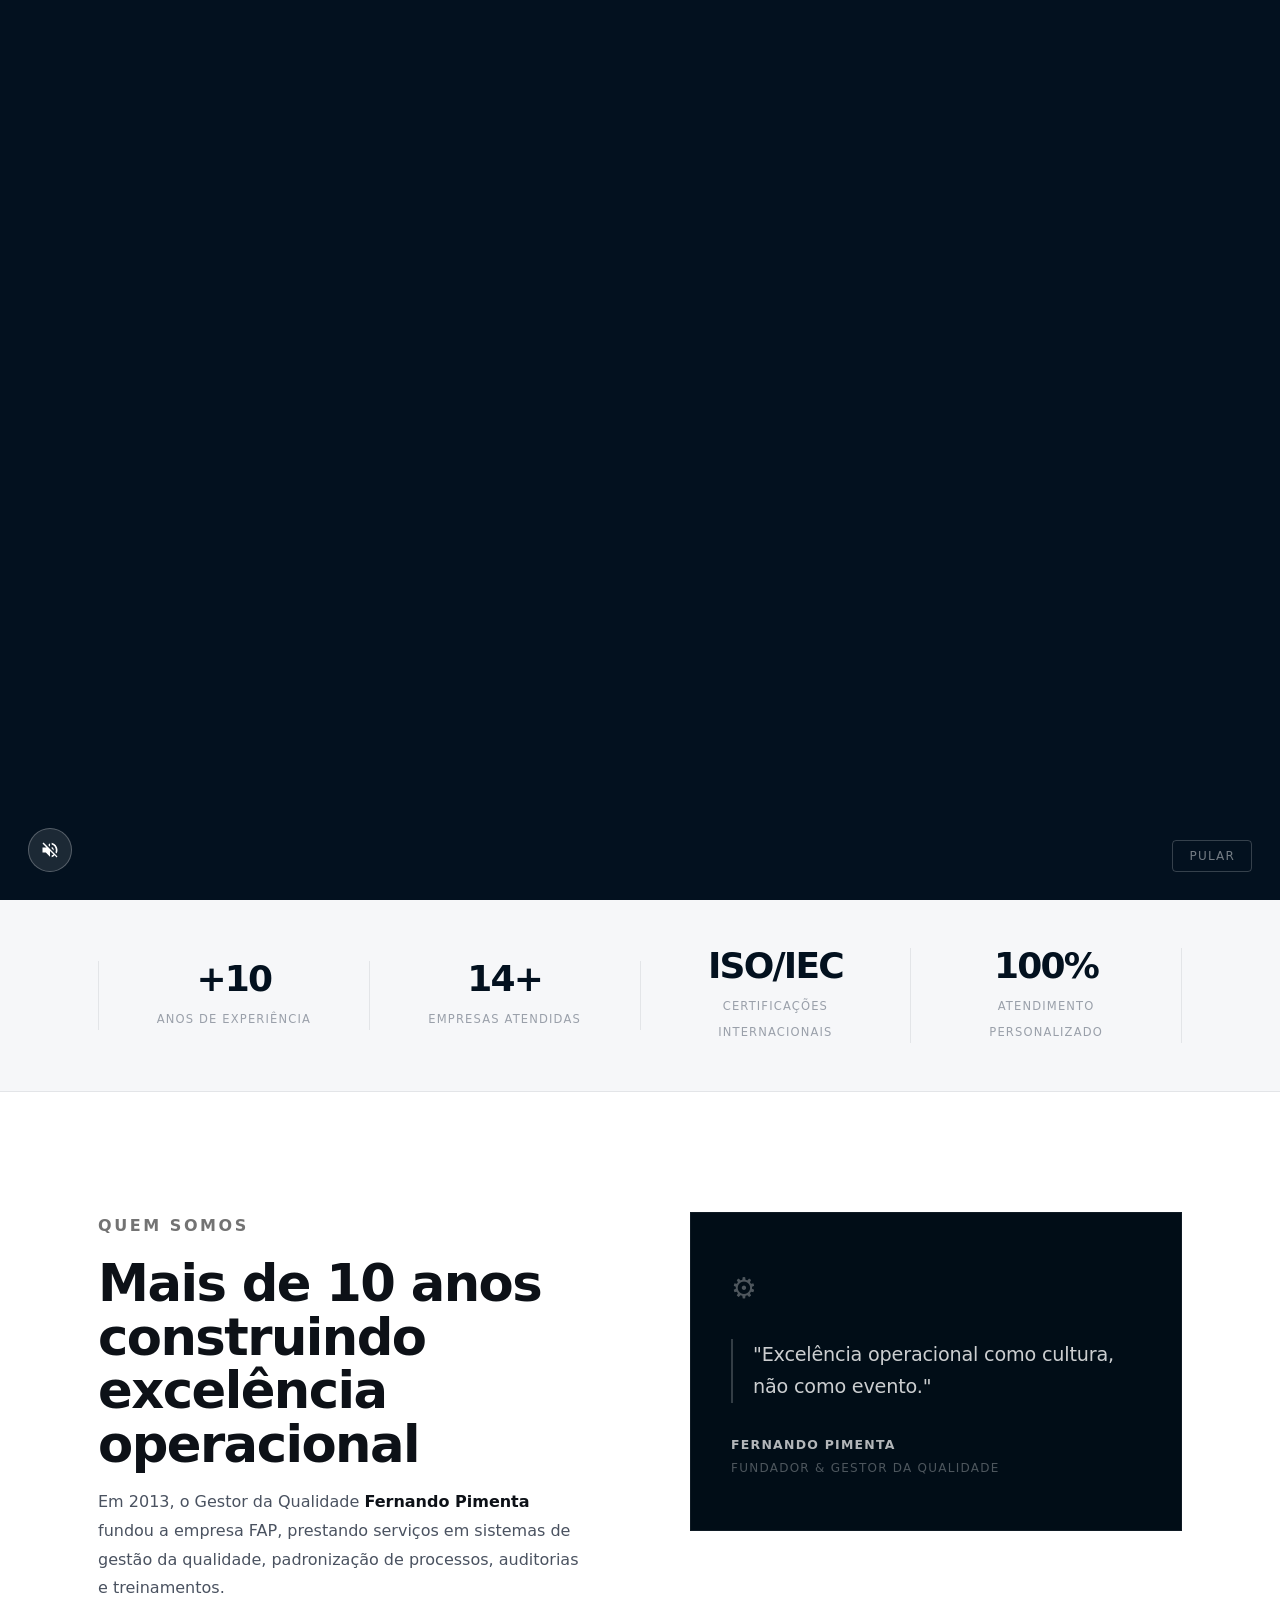
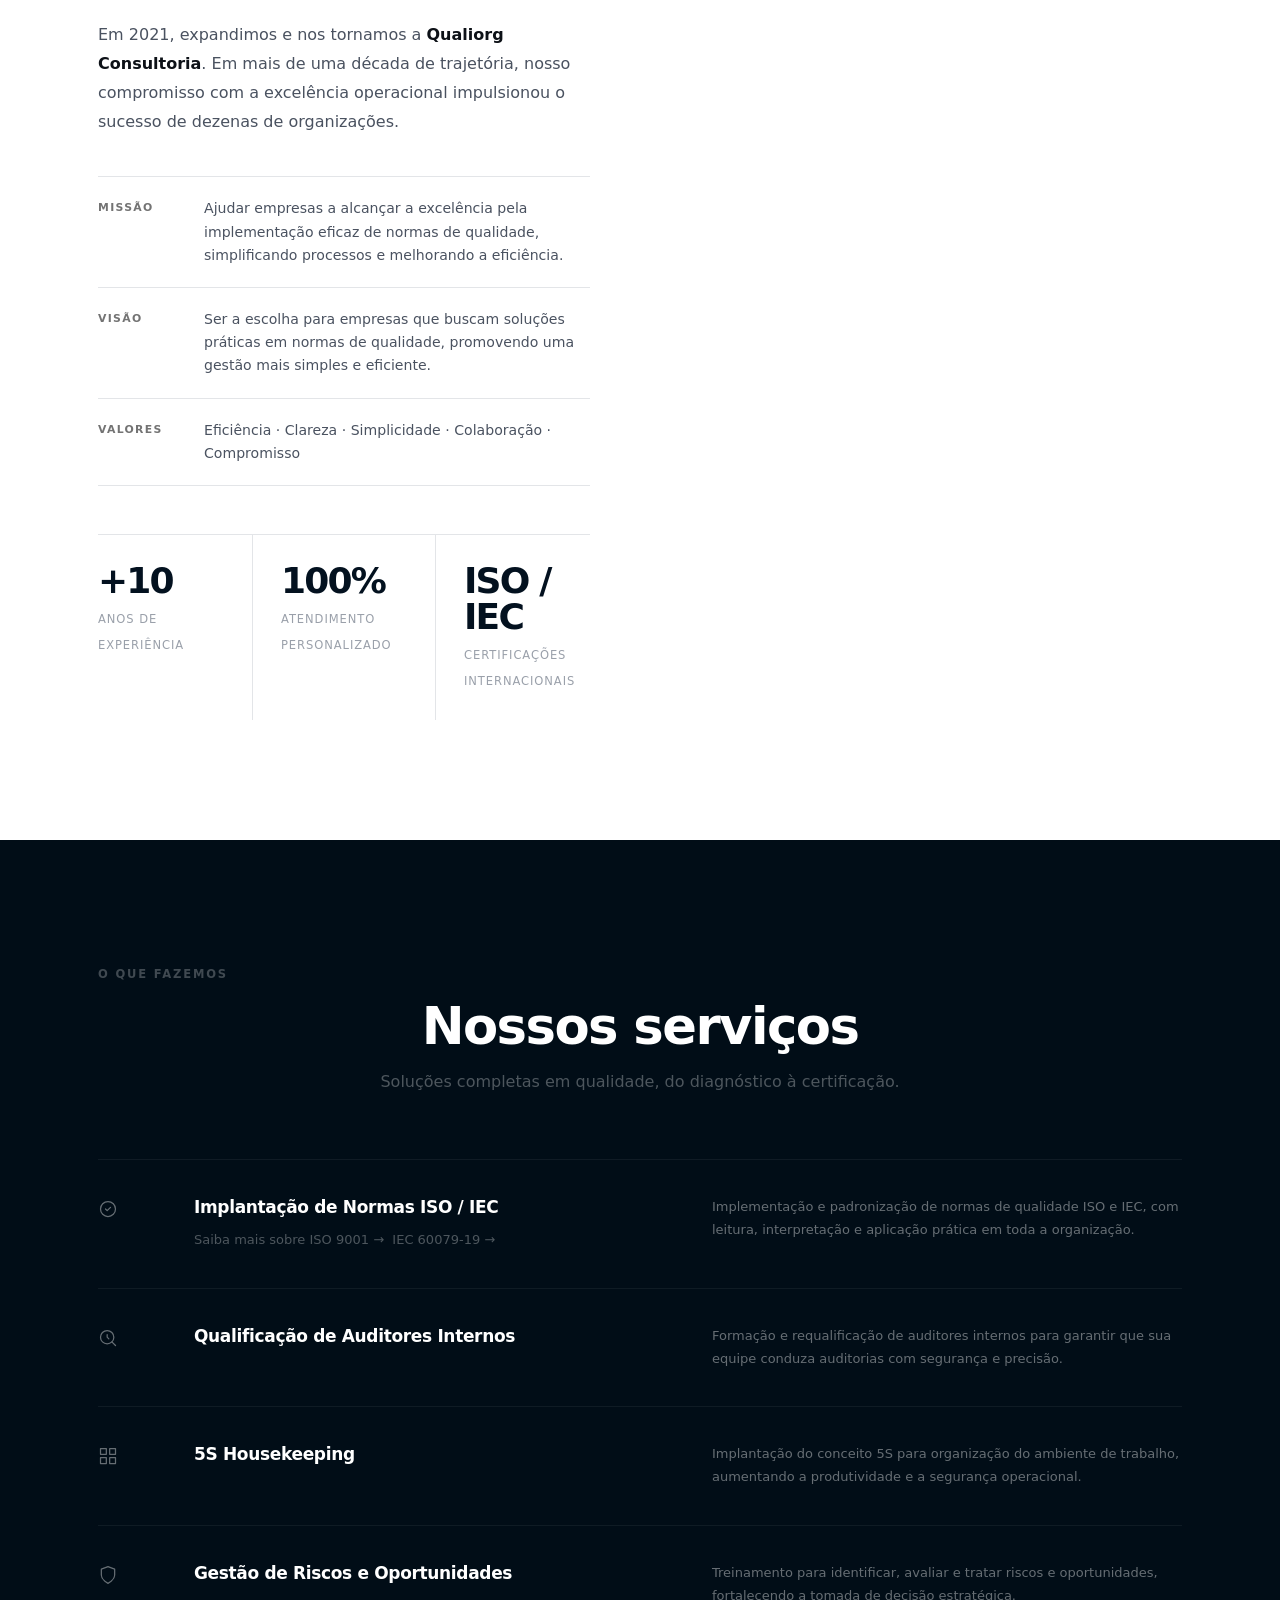
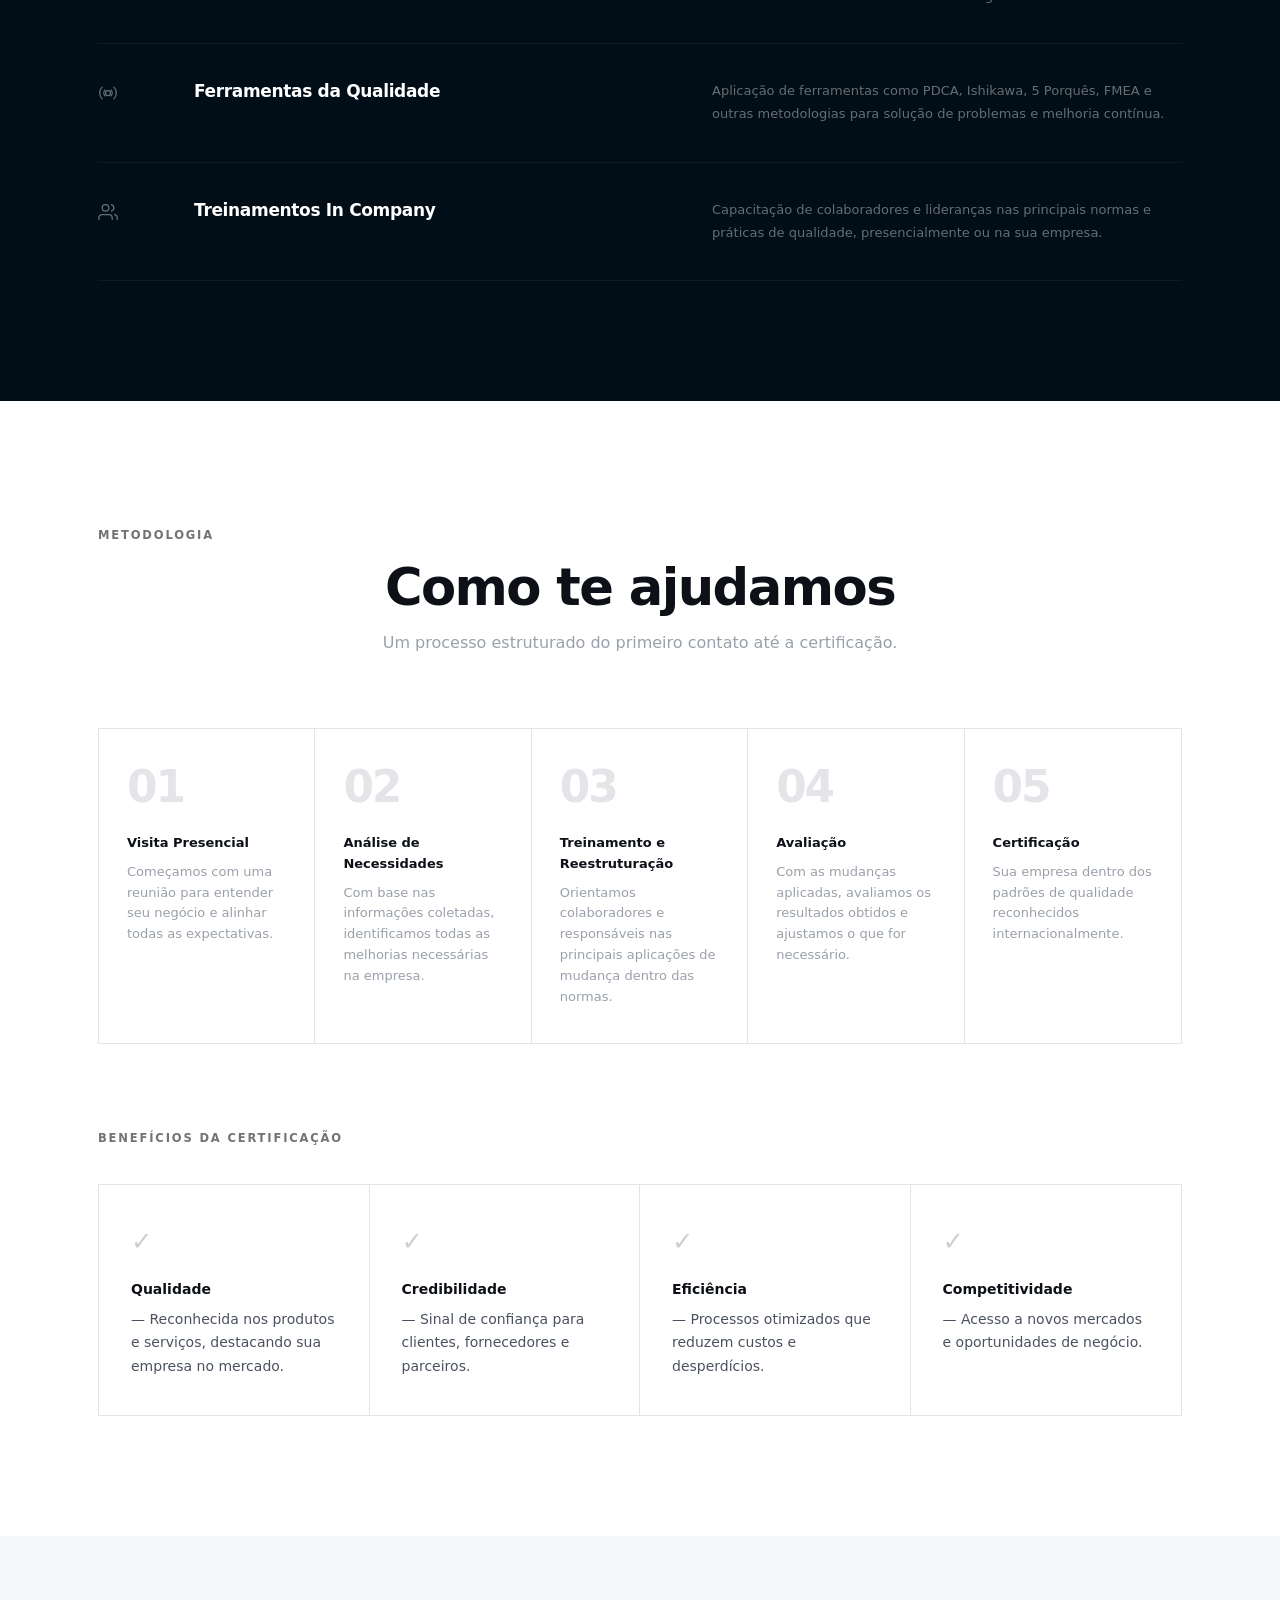
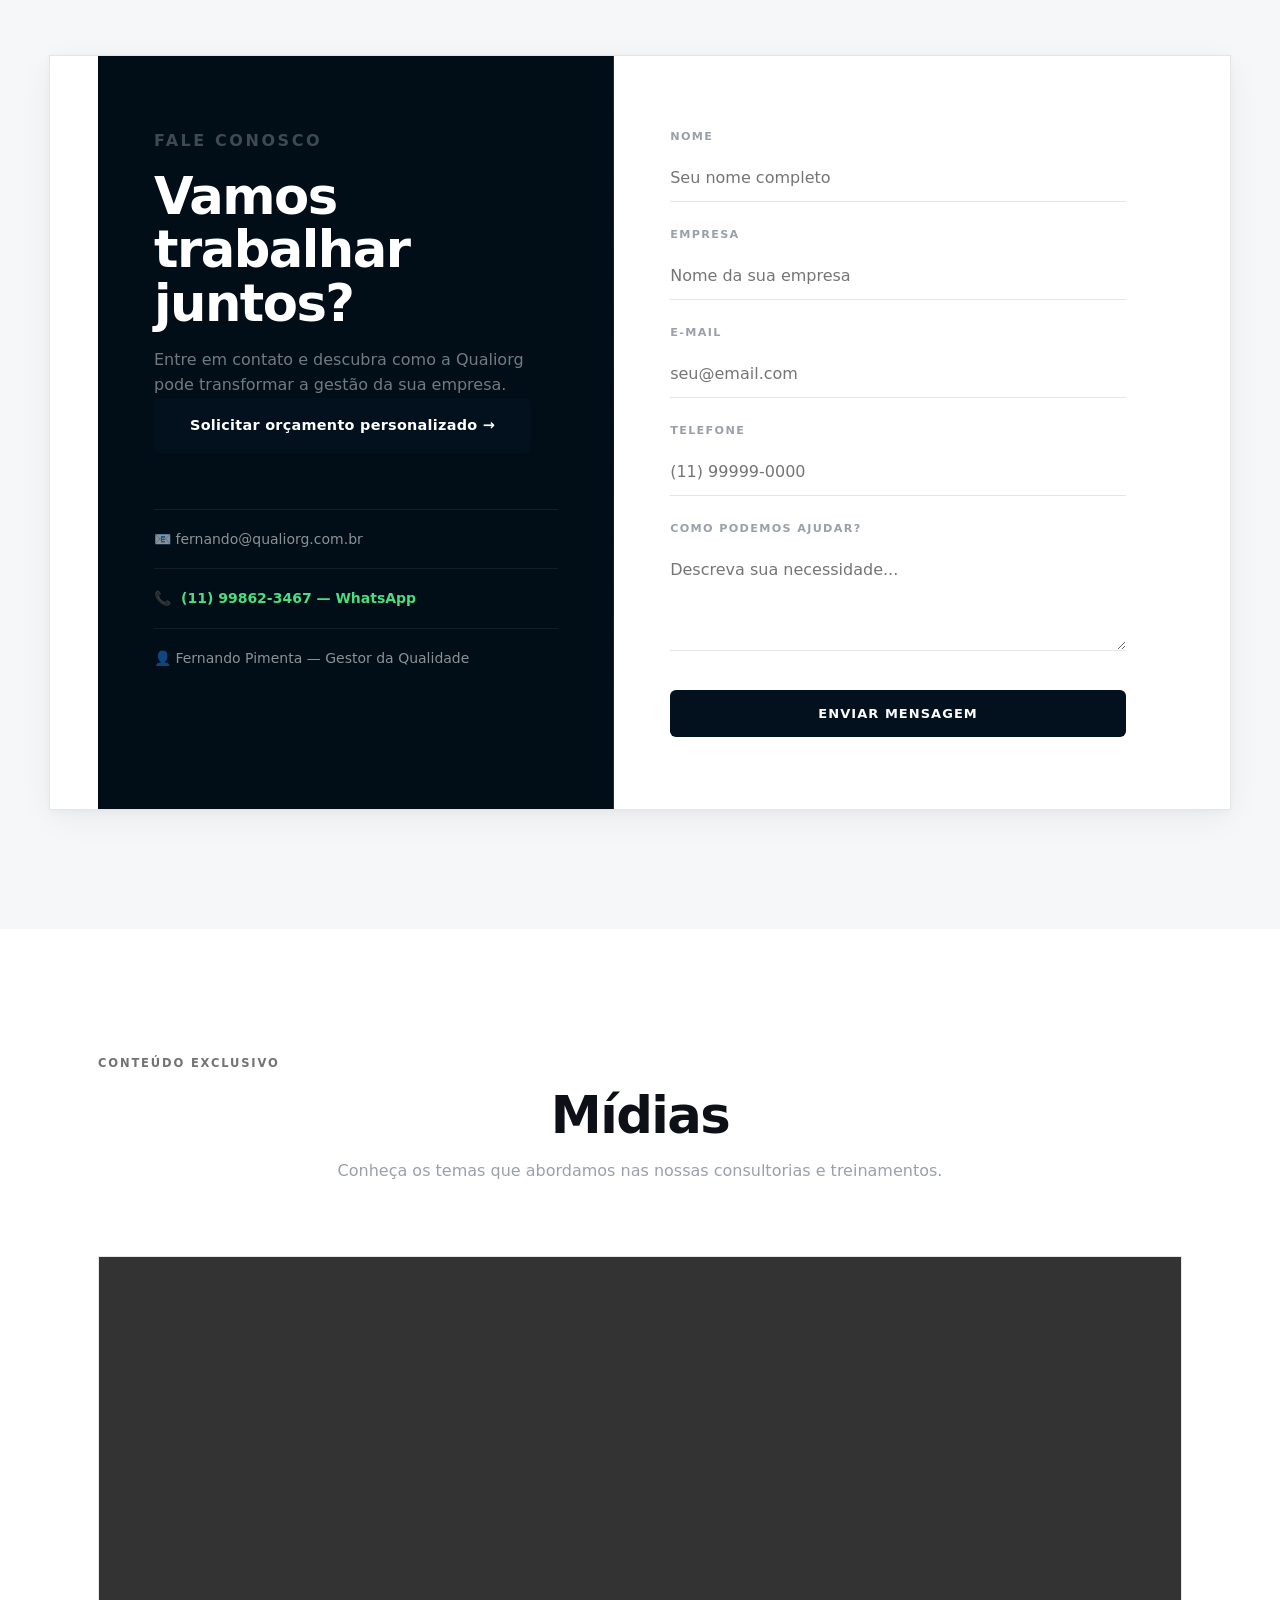
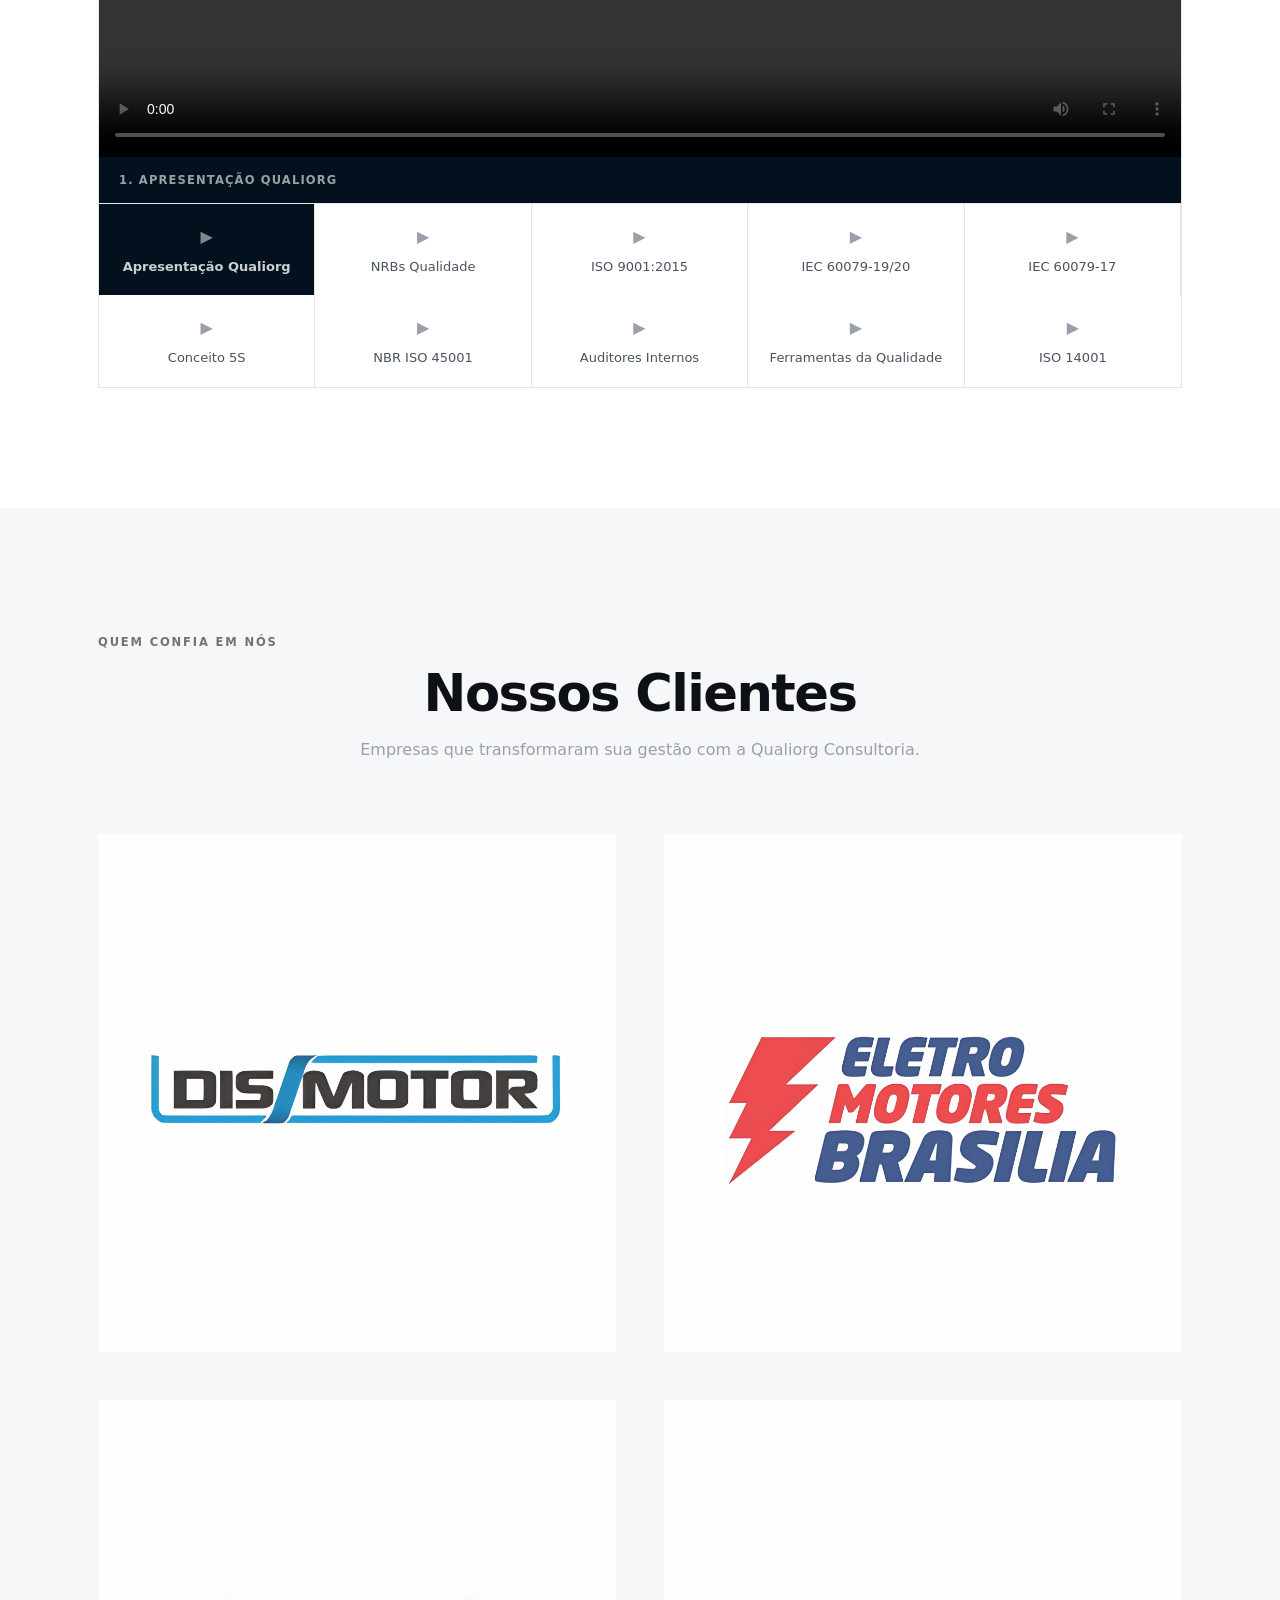
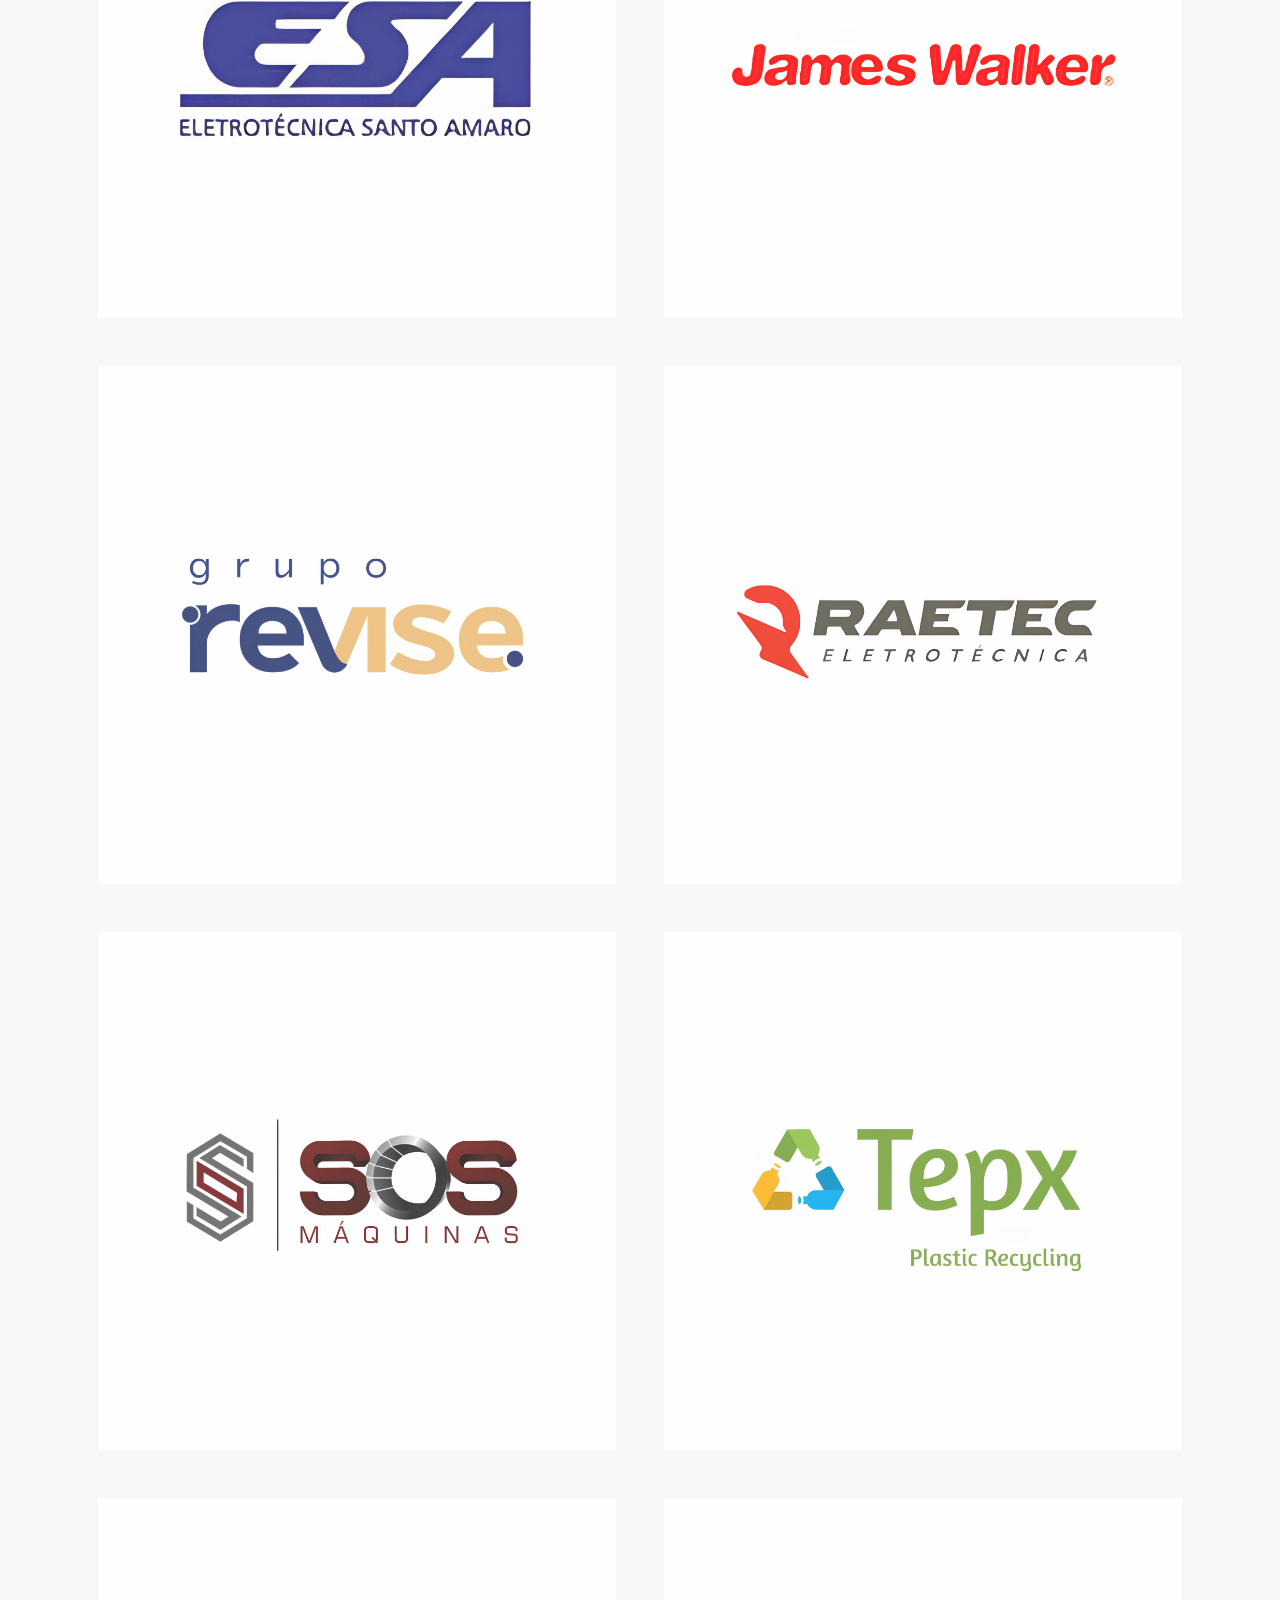
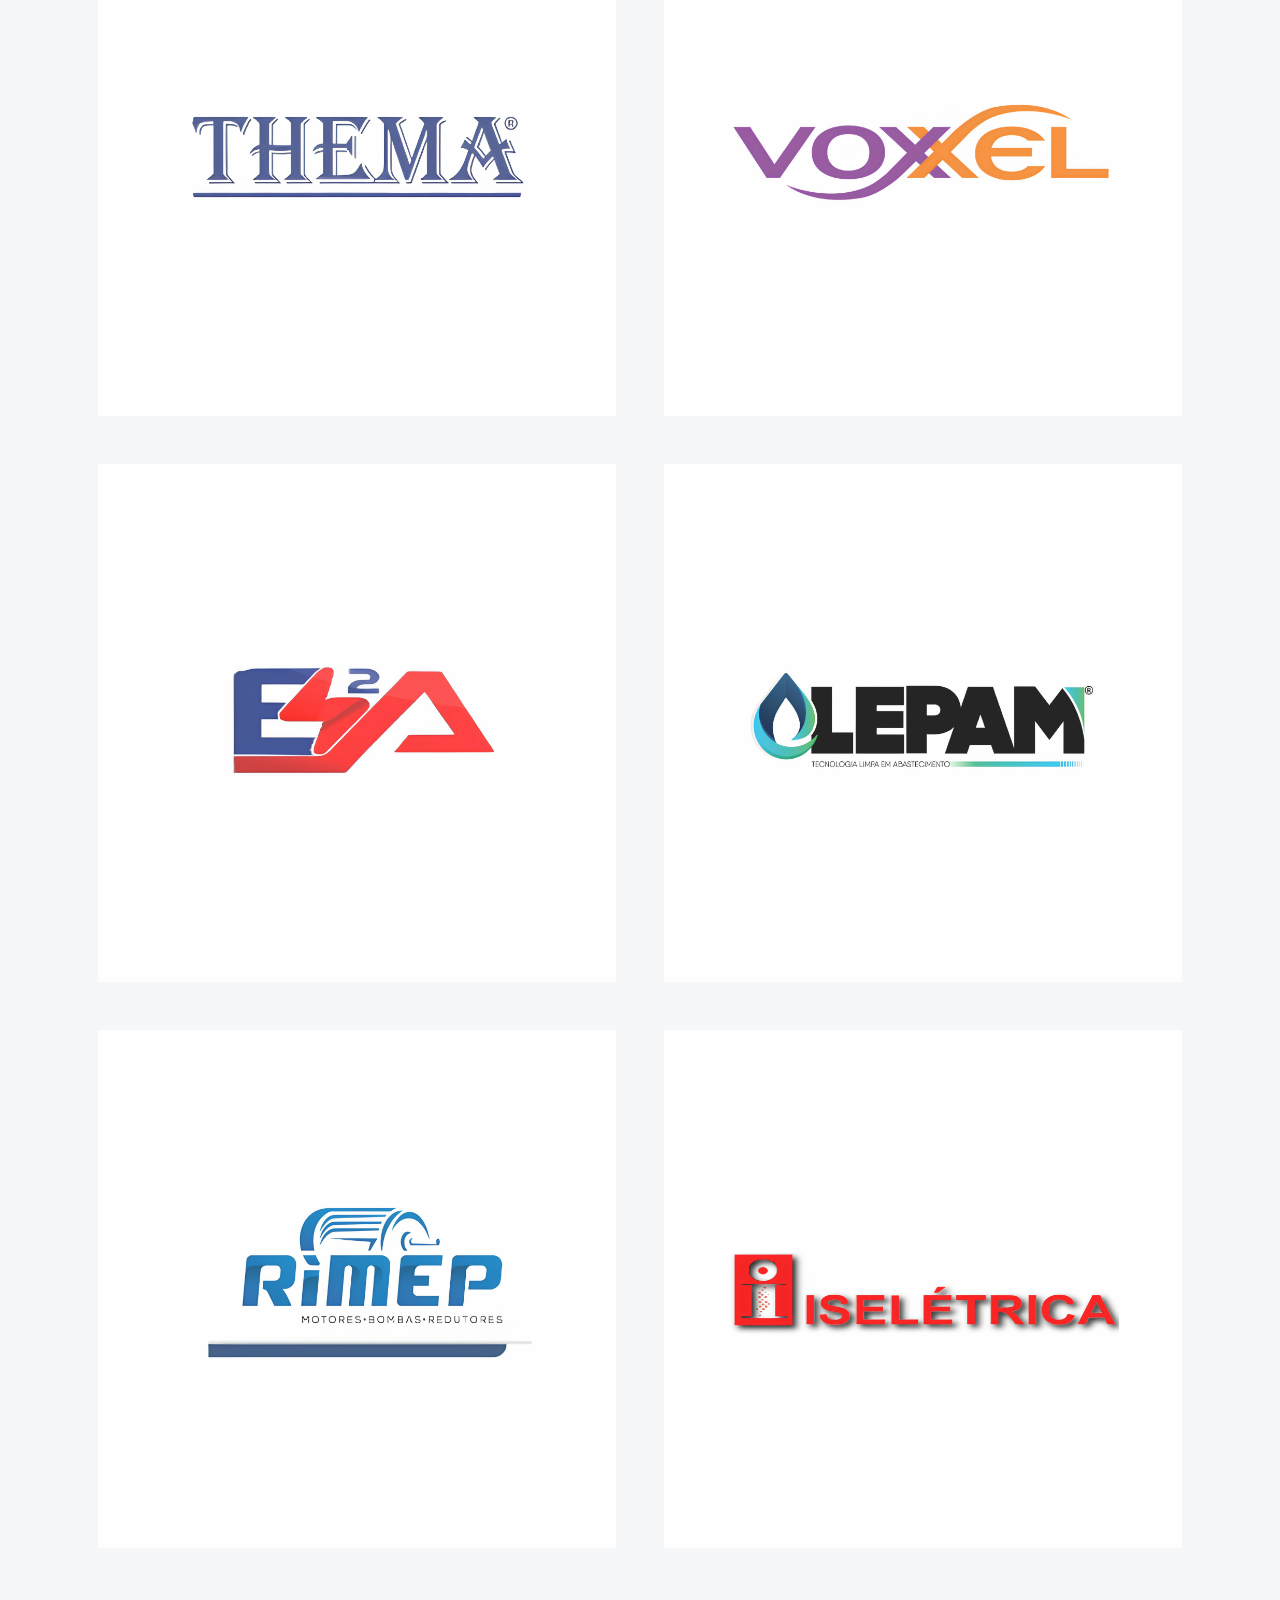
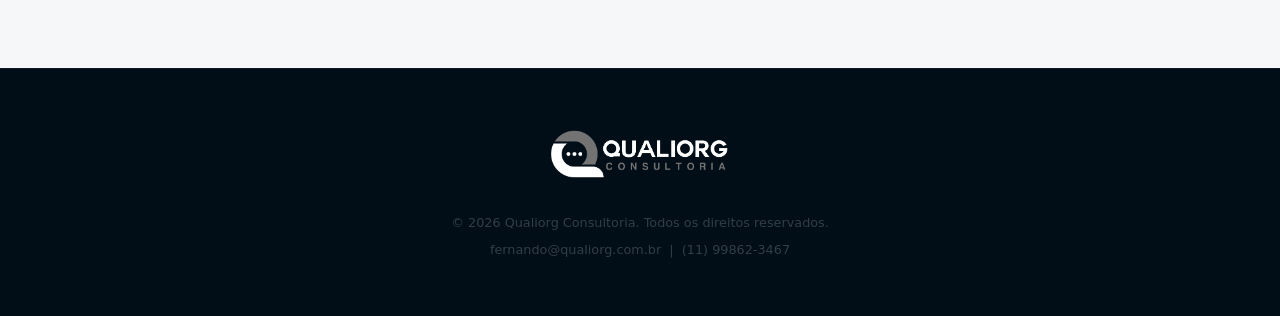
<file: index.html>
<!DOCTYPE html>
<html lang="pt-BR">
<head>
  <meta charset="UTF-8" />
  <meta name="viewport" content="width=device-width, initial-scale=1.0" />

  <!-- SEO: Title otimizado -->
  <title>Consultoria ISO 9001, 14001 e 45001 | Qualiorg Consultoria</title>

  <!-- SEO: Meta description -->
  <meta name="description" content="Consultoria especializada em implantação de normas ISO 9001, ISO 14001, ISO 45001 e IEC 60079-19. Mais de 10 anos ajudando empresas a conquistar certificações internacionais. Solicite um orçamento." />

  <!-- SEO: Canonical -->
  <link rel="canonical" href="https://www.qualiorg.com.br/" />

  <!-- SEO: Open Graph (WhatsApp, LinkedIn, Facebook) -->
  <meta property="og:type" content="website" />
  <meta property="og:url" content="https://www.qualiorg.com.br/" />
  <meta property="og:title" content="Consultoria ISO 9001, 14001 e 45001 | Qualiorg Consultoria" />
  <meta property="og:description" content="Consultoria especializada em implantação de normas ISO 9001, ISO 14001, ISO 45001 e IEC 60079-19. Mais de 10 anos ajudando empresas a conquistar certificações internacionais." />
  <meta property="og:image" content="https://www.qualiorg.com.br/logo-dark.png" />
  <meta property="og:locale" content="pt_BR" />
  <meta property="og:site_name" content="Qualiorg Consultoria" />

  <!-- SEO: Twitter Card -->
  <meta name="twitter:card" content="summary_large_image" />
  <meta name="twitter:title" content="Consultoria ISO 9001, 14001 e 45001 | Qualiorg Consultoria" />
  <meta name="twitter:description" content="Consultoria especializada em implantação de normas ISO 9001, ISO 14001, ISO 45001 e IEC 60079-19. Mais de 10 anos de experiência." />
  <meta name="twitter:image" content="https://www.qualiorg.com.br/logo-dark.png" />

  <!-- SEO: Schema JSON-LD -->
  <script type="application/ld+json">
  {
    "@context": "https://schema.org",
    "@type": "LocalBusiness",
    "name": "Qualiorg Consultoria",
    "description": "Consultoria especializada em implantação de normas ISO 9001, ISO 14001, ISO 45001 e IEC 60079-19, auditorias internas e treinamentos em qualidade.",
    "url": "https://www.qualiorg.com.br",
    "telephone": "+5511998623467",
    "email": "fernando@qualiorg.com.br",
    "founder": {
      "@type": "Person",
      "name": "Fernando Pimenta",
      "jobTitle": "Gestor da Qualidade"
    },
    "foundingDate": "2013",
    "logo": "https://www.qualiorg.com.br/logo-dark.png",
    "image": "https://www.qualiorg.com.br/logo-dark.png",
    "address": {
      "@type": "PostalAddress",
      "addressCountry": "BR",
      "addressRegion": "SP"
    },
    "areaServed": "Brasil",
    "serviceType": [
      "Consultoria ISO 9001",
      "Consultoria ISO 14001",
      "Consultoria ISO 45001",
      "Consultoria IEC 60079-19",
      "Auditoria Interna",
      "Treinamento 5S",
      "Ferramentas da Qualidade"
    ],
    "sameAs": [
      "https://qualiorg-consultoria.github.io/Qualiorg-Consultoria"
    ]
  }
  </script>

  <link rel="stylesheet" href="style-v3.css" />
  <link href="https://fonts.googleapis.com/css2?family=Inter:wght@300;400;600;700&display=swap" rel="stylesheet" />
</head>
<body>

  <!-- SPLASH DE LOGO ANIMADA — autoplay mudo, botão de som durante reprodução -->
  <div id="splash" style="
    position:fixed; inset:0; z-index:9999;
    background:#03111F;
    display:flex; align-items:center; justify-content:center;
    transition: opacity 0.7s ease;
  ">
    <video id="splash-video" autoplay muted playsinline preload="auto" style="
      width:min(560px,90vw); height:auto; display:block;
    ">
      <source src="logo-animation.mp4" type="video/mp4" />
    </video>

    <!-- Botão de som — canto inferior esquerdo -->
    <button id="splash-unmute" title="Ativar som" style="
      position:absolute; bottom:28px; left:28px;
      background:rgba(255,255,255,0.1);
      border:1px solid rgba(255,255,255,0.25);
      border-radius:50%;
      width:44px; height:44px;
      display:flex; align-items:center; justify-content:center;
      cursor:pointer; color:#fff;
      transition: background 0.2s;
    ">
      <svg id="icon-muted" width="20" height="20" viewBox="0 0 24 24" fill="currentColor">
        <path d="M16.5 12A4.5 4.5 0 0 0 14 7.97v2.21l2.45 2.45c.03-.2.05-.41.05-.63zm2.5 0c0 .94-.2 1.82-.54 2.64l1.51 1.51A8.796 8.796 0 0 0 21 12c0-4.28-2.99-7.86-7-8.77v2.06c2.89.86 5 3.54 5 6.71zM4.27 3 3 4.27 7.73 9H3v6h4l5 5v-6.73l4.25 4.25c-.67.52-1.42.93-2.25 1.18v2.06A8.99 8.99 0 0 0 17.73 18.27L19.73 21 21 19.73l-9-9L4.27 3zM12 4 9.91 6.09 12 8.18V4z"/>
      </svg>
      <svg id="icon-sound" width="20" height="20" viewBox="0 0 24 24" fill="currentColor" style="display:none">
        <path d="M3 9v6h4l5 5V4L7 9H3zm13.5 3A4.5 4.5 0 0 0 14 7.97v8.05c1.48-.73 2.5-2.25 2.5-4.02zM14 3.23v2.06c2.89.86 5 3.54 5 6.71s-2.11 5.85-5 6.71v2.06c4.01-.91 7-4.49 7-8.77s-2.99-7.86-7-8.77z"/>
      </svg>
    </button>

    <!-- Pular -->
    <button id="splash-skip" style="
      position:absolute; bottom:28px; right:28px;
      background:transparent;
      border:1px solid rgba(255,255,255,0.2);
      border-radius:4px;
      padding:8px 16px;
      color:rgba(255,255,255,0.45);
      font-family:system-ui,sans-serif;
      font-size:0.75rem;
      letter-spacing:0.1em;
      text-transform:uppercase;
      cursor:pointer;
      transition: color 0.2s, border-color 0.2s;
    ">Pular</button>
  </div>

  <!-- NAVBAR -->
  <header class="navbar">
    <div class="container nav-inner">
      <a href="#" class="logo-link" role="img" aria-label="Qualiorg Consultoria"></a>
      <nav>
        <a href="#sobre">Sobre</a>
        <a href="#servicos">Serviços</a>
        <a href="#como">Como trabalhamos</a>
        <a href="#videos">Mídias</a>
        <a href="#clientes">Clientes</a>
        <a href="orcamento.html" class="btn-nav">Solicitar orçamento</a>
      </nav>
      <button class="menu-toggle" onclick="toggleMenu()" aria-label="Menu">&#9776;</button>
    </div>
  </header>

  <!-- HERO -->
  <section class="hero">
    <div class="container hero-content" id="hero-content">
      <h1>Transformamos <span>processos</span> em excelência</h1>
      <p class="subtitle">Há mais de 10 anos ajudamos empresas a implementar normas de qualidade, padronizar processos e conquistar certificações reconhecidas internacionalmente.</p>
      <div class="hero-actions">
        <a href="orcamento.html" class="btn-primary">Solicitar orçamento</a>
        <a href="#servicos" class="btn-secondary">Ver serviços</a>
      </div>
    </div>
    <div class="hero-bg" id="hero-bg"></div>
    <div class="hero-scroll-hint" id="scroll-hint">
      <div class="scroll-line"></div>
      <div class="scroll-dot"></div>
    </div>
  </section>

  <!-- STATS STRIP -->
  <div class="stats-strip">
    <div class="container">
      <div class="stats-strip-inner">
        <div class="strip-stat"><strong>+10</strong><span>Anos de experiência</span></div>
        <div class="strip-stat"><strong>14+</strong><span>Empresas atendidas</span></div>
        <div class="strip-stat"><strong>ISO/IEC</strong><span>Certificações internacionais</span></div>
        <div class="strip-stat"><strong>100%</strong><span>Atendimento personalizado</span></div>
      </div>
    </div>
  </div>

  <!-- SOBRE -->
  <section id="sobre" class="section sobre">
    <div class="container sobre-grid">
      <div class="sobre-text">
        <p class="eyebrow">Quem somos</p>
        <h2>Mais de 10 anos construindo excelência operacional</h2>
        <p>Em 2013, o Gestor da Qualidade <strong>Fernando Pimenta</strong> fundou a empresa FAP, prestando serviços em sistemas de gestão da qualidade, padronização de processos, auditorias e treinamentos.</p>
        <p>Em 2021, expandimos e nos tornamos a <strong>Qualiorg Consultoria</strong>. Em mais de uma década de trajetória, nosso compromisso com a excelência operacional impulsionou o sucesso de dezenas de organizações.</p>

        <div class="mvv-grid">
          <div class="mvv-item">
            <strong>Missão</strong>
            <p>Ajudar empresas a alcançar a excelência pela implementação eficaz de normas de qualidade, simplificando processos e melhorando a eficiência.</p>
          </div>
          <div class="mvv-item">
            <strong>Visão</strong>
            <p>Ser a escolha para empresas que buscam soluções práticas em normas de qualidade, promovendo uma gestão mais simples e eficiente.</p>
          </div>
          <div class="mvv-item">
            <strong>Valores</strong>
            <p>Eficiência · Clareza · Simplicidade · Colaboração · Compromisso</p>
          </div>
        </div>

        <div class="stats-row">
          <div class="stat">
            <strong>+10</strong>
            <span>Anos de experiência</span>
          </div>
          <div class="stat">
            <strong>100%</strong>
            <span>Atendimento personalizado</span>
          </div>
          <div class="stat">
            <strong>ISO / IEC</strong>
            <span>Certificações internacionais</span>
          </div>
        </div>
      </div>
      <div class="sobre-visual">
        <div class="visual-card">
          <div class="icon-large">&#9881;</div>
          <blockquote>"Excelência operacional como cultura, não como evento."</blockquote>
          <p class="founder">Fernando Pimenta<br><span>Fundador &amp; Gestor da Qualidade</span></p>
        </div>
      </div>
    </div>
  </section>

  <!-- SERVIÇOS -->
  <section id="servicos" class="section servicos">
    <div class="container">
      <p class="eyebrow center">O que fazemos</p>
      <h2 class="center">Nossos serviços</h2>
      <p class="section-sub center">Soluções completas em qualidade, do diagnóstico à certificação.</p>
      <div class="cards-grid">

        <div class="card">
          <div class="card-icon">
            <svg width="24" height="24" viewBox="0 0 24 24" fill="none" stroke="currentColor" stroke-width="1.5" stroke-linecap="round" stroke-linejoin="round"><path d="M9 12l2 2 4-4"/><path d="M21 12a9 9 0 1 1-18 0 9 9 0 0 1 18 0z"/></svg>
          </div>
          <div class="card-title-wrap">
            <h3>Implantação de Normas ISO / IEC</h3>
            <p style="margin-top: 10px;"><a href="iso-9001.html">Saiba mais sobre ISO 9001 &#8594;</a> &nbsp;<a href="iec-60079-19.html">IEC 60079-19 &#8594;</a></p>
          </div>
          <p>Implementação e padronização de normas de qualidade ISO e IEC, com leitura, interpretação e aplicação prática em toda a organização.</p>
        </div>

        <div class="card">
          <div class="card-icon">
            <svg width="24" height="24" viewBox="0 0 24 24" fill="none" stroke="currentColor" stroke-width="1.5" stroke-linecap="round" stroke-linejoin="round"><path d="M21 21l-4.35-4.35"/><circle cx="11" cy="11" r="8"/><path d="M11 8v3l2 2"/></svg>
          </div>
          <h3>Qualificação de Auditores Internos</h3>
          <p>Formação e requalificação de auditores internos para garantir que sua equipe conduza auditorias com segurança e precisão.</p>
        </div>

        <div class="card">
          <div class="card-icon">
            <svg width="24" height="24" viewBox="0 0 24 24" fill="none" stroke="currentColor" stroke-width="1.5" stroke-linecap="round" stroke-linejoin="round"><rect x="3" y="3" width="7" height="7"/><rect x="14" y="3" width="7" height="7"/><rect x="14" y="14" width="7" height="7"/><rect x="3" y="14" width="7" height="7"/></svg>
          </div>
          <h3>5S Housekeeping</h3>
          <p>Implantação do conceito 5S para organização do ambiente de trabalho, aumentando a produtividade e a segurança operacional.</p>
        </div>

        <div class="card">
          <div class="card-icon">
            <svg width="24" height="24" viewBox="0 0 24 24" fill="none" stroke="currentColor" stroke-width="1.5" stroke-linecap="round" stroke-linejoin="round"><path d="M12 22s8-4 8-10V5l-8-3-8 3v7c0 6 8 10 8 10z"/></svg>
          </div>
          <h3>Gestão de Riscos e Oportunidades</h3>
          <p>Treinamento para identificar, avaliar e tratar riscos e oportunidades, fortalecendo a tomada de decisão estratégica.</p>
        </div>

        <div class="card">
          <div class="card-icon">
            <svg width="24" height="24" viewBox="0 0 24 24" fill="none" stroke="currentColor" stroke-width="1.5" stroke-linecap="round" stroke-linejoin="round"><circle cx="12" cy="12" r="3"/><path d="M19.07 4.93a10 10 0 0 1 0 14.14M4.93 4.93a10 10 0 0 0 0 14.14"/><path d="M15.54 8.46a5 5 0 0 1 0 7.07M8.46 8.46a5 5 0 0 0 0 7.07"/></svg>
          </div>
          <h3>Ferramentas da Qualidade</h3>
          <p>Aplicação de ferramentas como PDCA, Ishikawa, 5 Porquês, FMEA e outras metodologias para solução de problemas e melhoria contínua.</p>
        </div>

        <div class="card">
          <div class="card-icon">
            <svg width="24" height="24" viewBox="0 0 24 24" fill="none" stroke="currentColor" stroke-width="1.5" stroke-linecap="round" stroke-linejoin="round"><path d="M17 21v-2a4 4 0 0 0-4-4H5a4 4 0 0 0-4 4v2"/><circle cx="9" cy="7" r="4"/><path d="M23 21v-2a4 4 0 0 0-3-3.87"/><path d="M16 3.13a4 4 0 0 1 0 7.75"/></svg>
          </div>
          <h3>Treinamentos In Company</h3>
          <p>Capacitação de colaboradores e lideranças nas principais normas e práticas de qualidade, presencialmente ou na sua empresa.</p>
        </div>

      </div>
    </div>
  </section>

  <!-- COMO TRABALHAMOS -->
  <section id="como" class="section como">
    <div class="container">
      <p class="eyebrow center">Metodologia</p>
      <h2 class="center">Como te ajudamos</h2>
      <p class="section-sub center">Um processo estruturado do primeiro contato até a certificação.</p>
      <div class="steps">
        <div class="step">
          <div class="step-num">01</div>
          <h3>Visita Presencial</h3>
          <p>Começamos com uma reunião para entender seu negócio e alinhar todas as expectativas.</p>
        </div>
        <div class="step-arrow">&#8594;</div>
        <div class="step">
          <div class="step-num">02</div>
          <h3>Análise de Necessidades</h3>
          <p>Com base nas informações coletadas, identificamos todas as melhorias necessárias na empresa.</p>
        </div>
        <div class="step-arrow">&#8594;</div>
        <div class="step">
          <div class="step-num">03</div>
          <h3>Treinamento e Reestruturação</h3>
          <p>Orientamos colaboradores e responsáveis nas principais aplicações de mudança dentro das normas.</p>
        </div>
        <div class="step-arrow">&#8594;</div>
        <div class="step">
          <div class="step-num">04</div>
          <h3>Avaliação</h3>
          <p>Com as mudanças aplicadas, avaliamos os resultados obtidos e ajustamos o que for necessário.</p>
        </div>
        <div class="step-arrow">&#8594;</div>
        <div class="step">
          <div class="step-num">05</div>
          <h3>Certificação</h3>
          <p>Sua empresa dentro dos padrões de qualidade reconhecidos internacionalmente.</p>
        </div>
      </div>

      <div class="beneficios">
        <p class="eyebrow center">Benefícios da certificação</p>
        <div class="beneficios-grid">
          <div class="beneficio">
            <span>&#10003;</span>
            <p><strong>Qualidade</strong> — Reconhecida nos produtos e serviços, destacando sua empresa no mercado.</p>
          </div>
          <div class="beneficio">
            <span>&#10003;</span>
            <p><strong>Credibilidade</strong> — Sinal de confiança para clientes, fornecedores e parceiros.</p>
          </div>
          <div class="beneficio">
            <span>&#10003;</span>
            <p><strong>Eficiência</strong> — Processos otimizados que reduzem custos e desperdícios.</p>
          </div>
          <div class="beneficio">
            <span>&#10003;</span>
            <p><strong>Competitividade</strong> — Acesso a novos mercados e oportunidades de negócio.</p>
          </div>
        </div>
      </div>
    </div>
  </section>

  <!-- CONTATO -->
  <section id="contato" class="section contato">
    <div class="container contato-grid">
      <div class="contato-text">
        <p class="eyebrow">Fale conosco</p>
        <h2>Vamos trabalhar juntos?</h2>
        <p>Entre em contato e descubra como a Qualiorg pode transformar a gestão da sua empresa.</p>
        <p style="margin-bottom: 20px;"><a href="orcamento.html" class="btn-primary" style="background: var(--navy); color: var(--white);">Solicitar orçamento personalizado &#8594;</a></p>
        <div class="contato-info">
          <p>&#128231; fernando@qualiorg.com.br</p>
          <p>&#128222; <a href="https://wa.me/5511998623467" target="_blank" class="whatsapp-link">(11) 99862-3467 — WhatsApp</a></p>
          <p>&#128100; Fernando Pimenta — Gestor da Qualidade</p>
        </div>
      </div>
      <form class="contato-form" action="https://api.web3forms.com/submit" method="POST">
        <div class="form-group">
          <label for="nome">Nome</label>
          <input type="text" id="nome" name="nome" placeholder="Seu nome completo" required />
        </div>
        <div class="form-group">
          <label for="empresa">Empresa</label>
          <input type="text" id="empresa" name="empresa" placeholder="Nome da sua empresa" />
        </div>
        <div class="form-group">
          <label for="email">E-mail</label>
          <input type="email" id="email" name="email" placeholder="seu@email.com" required />
        </div>
        <div class="form-group">
          <label for="telefone">Telefone</label>
          <input type="tel" id="telefone" name="telefone" placeholder="(11) 99999-0000" />
        </div>
        <div class="form-group">
          <label for="mensagem">Como podemos ajudar?</label>
          <textarea id="mensagem" name="mensagem" rows="4" placeholder="Descreva sua necessidade..." required></textarea>
        </div>
        <input type="hidden" name="access_key" value="b4bec08f-4103-42a5-8a6a-27d4d73f5cdd" />
        <input type="hidden" name="subject" value="Nova solicitação pelo site - Qualiorg Consultoria" />
        <input type="hidden" name="from_name" value="Site Qualiorg Consultoria" />
        <input type="hidden" name="redirect" value="https://www.qualiorg.com.br/?enviado=1" />
        <button type="submit" class="btn-submit">Enviar mensagem</button>
      </form>
    </div>
  </section>

  <!-- VÍDEOS -->
  <section id="videos" class="section videos">
    <div class="container">
      <p class="eyebrow center">Conteúdo exclusivo</p>
      <h2 class="center">Mídias</h2>
      <p class="section-sub center">Conheça os temas que abordamos nas nossas consultorias e treinamentos.</p>

      <div class="video-player-wrap">
        <video id="main-video" class="main-video" controls controlsList="nodownload">
          <source src="videos/01-apresentacao.mp4" type="video/mp4">
        </video>
        <div class="video-title-bar">
          <span id="video-label">1. Apresentação Qualiorg</span>
        </div>
      </div>

      <div class="video-grid">
        <div class="video-thumb active" onclick="trocarVideo(this)" data-src="videos/01-apresentacao.mp4" data-label="1. Apresentação Qualiorg">
          <div class="thumb-icon">&#9654;</div>
          <span>Apresentação Qualiorg</span>
        </div>
        <div class="video-thumb" onclick="trocarVideo(this)" data-src="videos/02-nrbs-qualidade.mp4" data-label="2. NRBs Qualidade">
          <div class="thumb-icon">&#9654;</div>
          <span>NRBs Qualidade</span>
        </div>
        <div class="video-thumb" onclick="trocarVideo(this)" data-src="videos/03-iso-9001.mp4" data-label="3. ISO 9001:2015">
          <div class="thumb-icon">&#9654;</div>
          <span>ISO 9001:2015</span>
        </div>
        <div class="video-thumb" onclick="trocarVideo(this)" data-src="videos/04-iec-60079-19-20.mp4" data-label="4. IEC 60079-19/20">
          <div class="thumb-icon">&#9654;</div>
          <span>IEC 60079-19/20</span>
        </div>
        <div class="video-thumb" onclick="trocarVideo(this)" data-src="videos/05-iec-60079-17.mp4" data-label="5. IEC 60079-17">
          <div class="thumb-icon">&#9654;</div>
          <span>IEC 60079-17</span>
        </div>
        <div class="video-thumb" onclick="trocarVideo(this)" data-src="videos/06-conceito-5s.mp4" data-label="6. Conceito 5S">
          <div class="thumb-icon">&#9654;</div>
          <span>Conceito 5S</span>
        </div>
        <div class="video-thumb" onclick="trocarVideo(this)" data-src="videos/07-nbr-iso-45001.mp4" data-label="7. NBR ISO 45001">
          <div class="thumb-icon">&#9654;</div>
          <span>NBR ISO 45001</span>
        </div>
        <div class="video-thumb" onclick="trocarVideo(this)" data-src="videos/08-auditores-internos.mp4" data-label="8. Auditores Internos">
          <div class="thumb-icon">&#9654;</div>
          <span>Auditores Internos</span>
        </div>
        <div class="video-thumb" onclick="trocarVideo(this)" data-src="videos/09-ferramentas-qualidade.mp4" data-label="9. Ferramentas da Qualidade">
          <div class="thumb-icon">&#9654;</div>
          <span>Ferramentas da Qualidade</span>
        </div>
        <div class="video-thumb" onclick="trocarVideo(this)" data-src="videos/10-iso-14001.mp4" data-label="10. ISO 14001">
          <div class="thumb-icon">&#9654;</div>
          <span>ISO 14001</span>
        </div>
      </div>
    </div>
  </section>

  <!-- CLIENTES -->
  <section id="clientes" class="section clientes">
    <div class="container">
      <p class="eyebrow center">Quem confia em nós</p>
      <h2 class="center">Nossos Clientes</h2>
      <p class="section-sub center">Empresas que transformaram sua gestão com a Qualiorg Consultoria.</p>
      <div class="clientes-grid">
        <div class="cliente-item"><img src="clientes/01 - DISMOTOR.png" alt="Dismotor" /></div>
        <div class="cliente-item"><img src="clientes/01- ELETRO MOTORES BRASILIA.png" alt="Eletro Motores Brasília" /></div>
        <div class="cliente-item"><img src="clientes/03- ESA.png" alt="ESA" /></div>
        <div class="cliente-item"><img src="clientes/04- JAMES WALKER.png" alt="James Walker" /></div>
        <div class="cliente-item"><img src="clientes/05- REVISE.png" alt="Revise" /></div>
        <div class="cliente-item"><img src="clientes/06- RAETEC.png" alt="Raetec" /></div>
        <div class="cliente-item"><img src="clientes/07- SOS MÁQUINAS.png" alt="SOS Máquinas" /></div>
        <div class="cliente-item"><img src="clientes/08- TEPX.png" alt="Tepx" /></div>
        <div class="cliente-item"><img src="clientes/09- THEMA.png" alt="Thema" /></div>
        <div class="cliente-item"><img src="clientes/10- VOXXEL.png" alt="Voxxel" /></div>
        <div class="cliente-item"><img src="clientes/11- E2A.png" alt="E2A" /></div>
        <div class="cliente-item"><img src="clientes/12- LEPAM.png" alt="Lepam" /></div>
        <div class="cliente-item"><img src="clientes/13- RIMEP.png" alt="Rimep" /></div>
        <div class="cliente-item"><img src="clientes/14- ISELÉTRICA.png" alt="Iselétrica" /></div>
      </div>
    </div>
  </section>

  <!-- FOOTER -->
  <footer class="footer">
    <div class="container footer-inner">
      <div class="footer-logo-wrap"><div class="logo-img-footer" role="img" aria-label="Qualiorg Consultoria"></div></div>
      <p>&copy; 2026 Qualiorg Consultoria. Todos os direitos reservados.</p>
      <p>fernando@qualiorg.com.br &nbsp;|&nbsp; <a href="https://wa.me/5511998623467" target="_blank" class="whatsapp-link-footer">(11) 99862-3467</a></p>
    </div>
  </footer>

  <script src="script.js"></script>
  <script>
    /* Splash: autoplay mudo + botão de som + pular */
    (function () {
      var splash      = document.getElementById('splash');
      var video       = document.getElementById('splash-video');
      var unmuteBtn   = document.getElementById('splash-unmute');
      var iconMuted   = document.getElementById('icon-muted');
      var iconSound   = document.getElementById('icon-sound');
      var skipBtn     = document.getElementById('splash-skip');
      var heroContent = document.getElementById('hero-content');

      function closeSplash() {
        splash.style.opacity = '0';
        setTimeout(function () { splash.style.display = 'none'; }, 700);
        if (heroContent) heroContent.classList.add('visible');
      }

      /* Autoplay mudo (funciona em todos navegadores) */
      video.play().catch(function () { closeSplash(); });

      video.addEventListener('ended', closeSplash);
      /* Fallback: fecha após 20s se o vídeo travar */
      setTimeout(function () { if (splash.style.display !== 'none') closeSplash(); }, 20000);

      /* Botão de som: alterna mute/unmute */
      unmuteBtn.addEventListener('click', function (e) {
        e.stopPropagation();
        video.muted = !video.muted;
        iconMuted.style.display = video.muted ? '' : 'none';
        iconSound.style.display = video.muted ? 'none' : '';
      });

      skipBtn.addEventListener('click', function (e) {
        e.stopPropagation();
        closeSplash();
      });
    })();
  </script>
  <script>
    (function () {
      var navbar = document.querySelector('.navbar');
      var hint   = document.getElementById('scroll-hint');
      var heroBg = document.getElementById('hero-bg');
      var hintHidden = false;

      // [P14] Respeita prefers-reduced-motion para parallax
      var reducedMotion = window.matchMedia('(prefers-reduced-motion: reduce)').matches;

      function onScroll() {
        var y = window.scrollY;

        // [P12] Glassmorphism após 10px de scroll
        if (y > 10) navbar.classList.add('scrolled');
        else         navbar.classList.remove('scrolled');

        // [P16] Wayfinding: esconde hint no primeiro scroll
        if (!hintHidden && y > 40) {
          hint.classList.add('hidden');
          hintHidden = true;
        }

        // [P8] Parallax sutil — cancelado se reduced-motion ativo
        if (heroBg && !reducedMotion) {
          heroBg.style.transform = 'translate(-50%, calc(-50% + ' + (y * 0.15) + 'px))';
        }
      }

      window.addEventListener('scroll', onScroll, { passive: true });

      // [P16] Reveal de seções ao entrar no viewport
      if (!reducedMotion) {
        var observer = new IntersectionObserver(function (entries) {
          entries.forEach(function (e) {
            if (e.isIntersecting) {
              e.target.classList.add('visible');
              observer.unobserve(e.target);
            }
          });
        }, { threshold: 0.1 });

        document.querySelectorAll('.section, .stats-strip, .sobre-grid, .cards-grid')
          .forEach(function (el) { observer.observe(el); });
      } else {
        // Reduced-motion: revela tudo imediatamente sem animação
        document.querySelectorAll('.section, .stats-strip, .sobre-grid, .cards-grid')
          .forEach(function (el) { el.classList.add('visible'); });
      }
    })();
  </script>
</body>
</html>
</file>
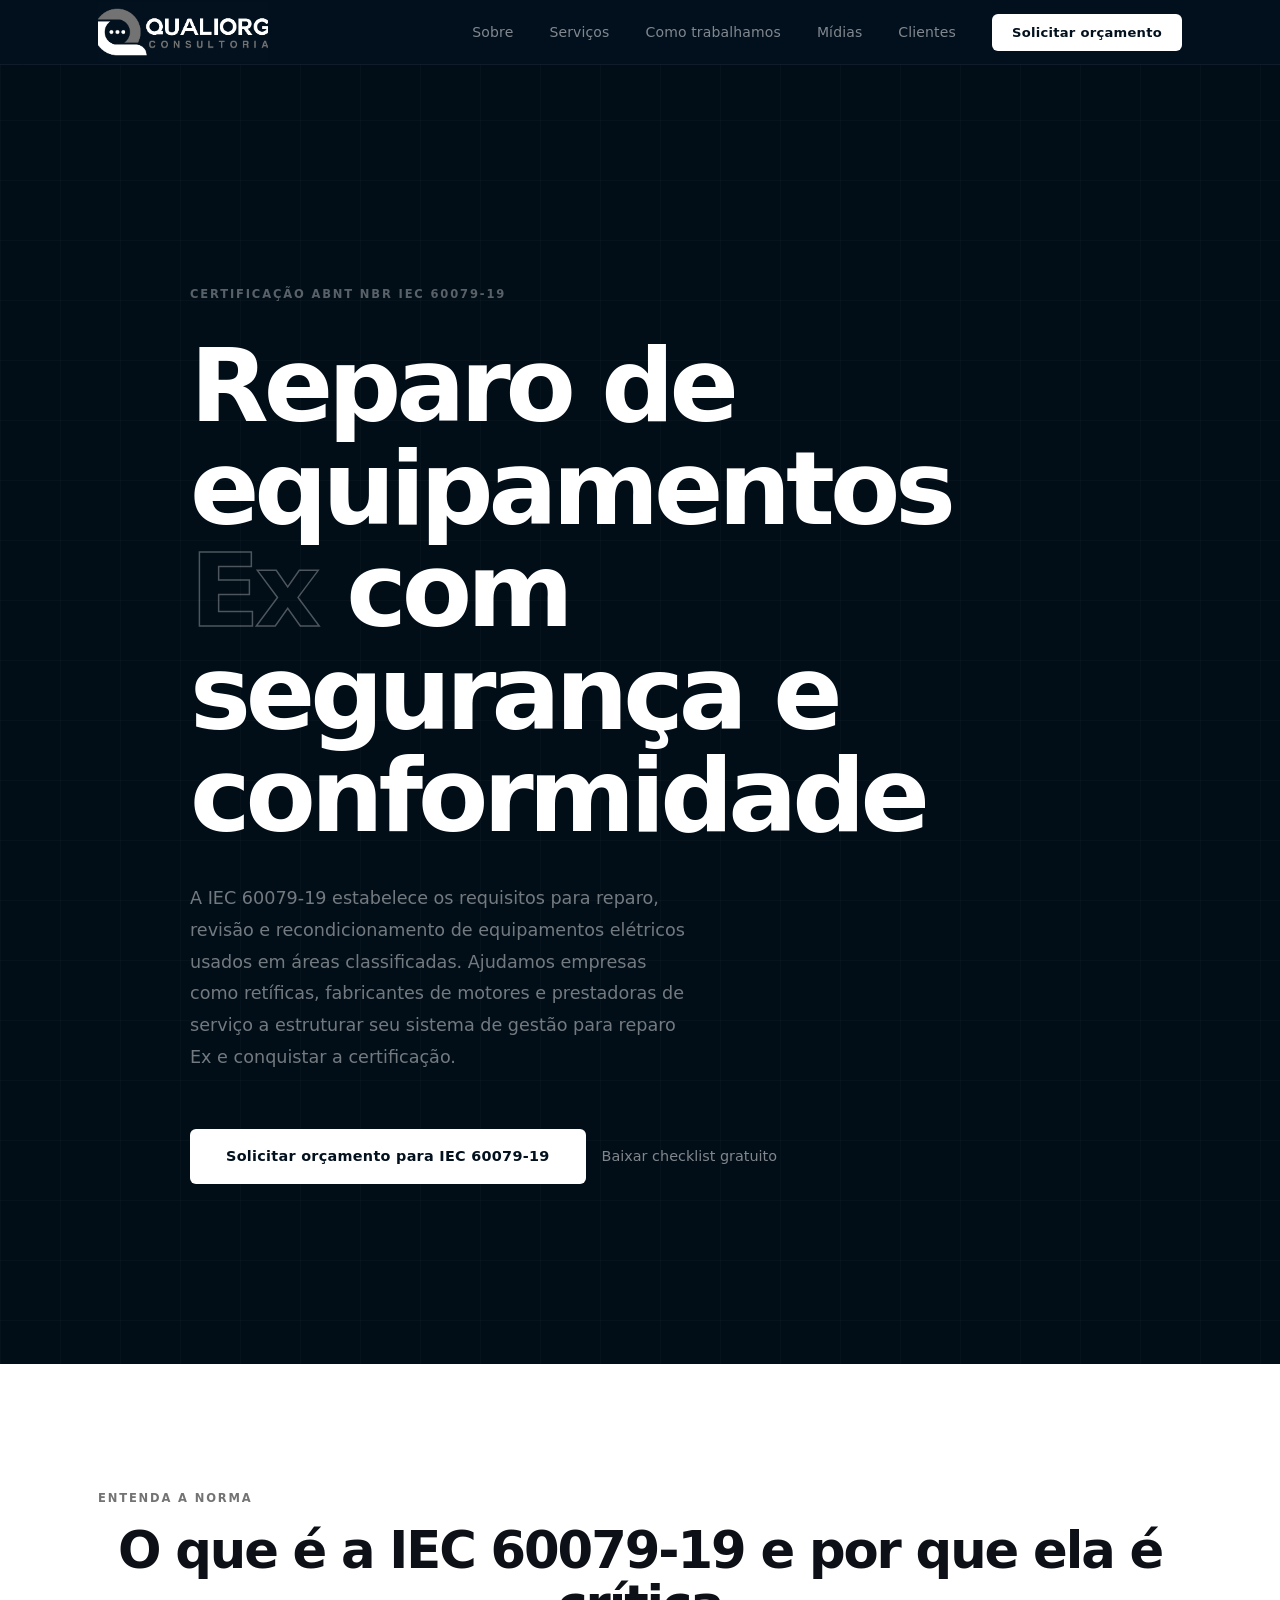
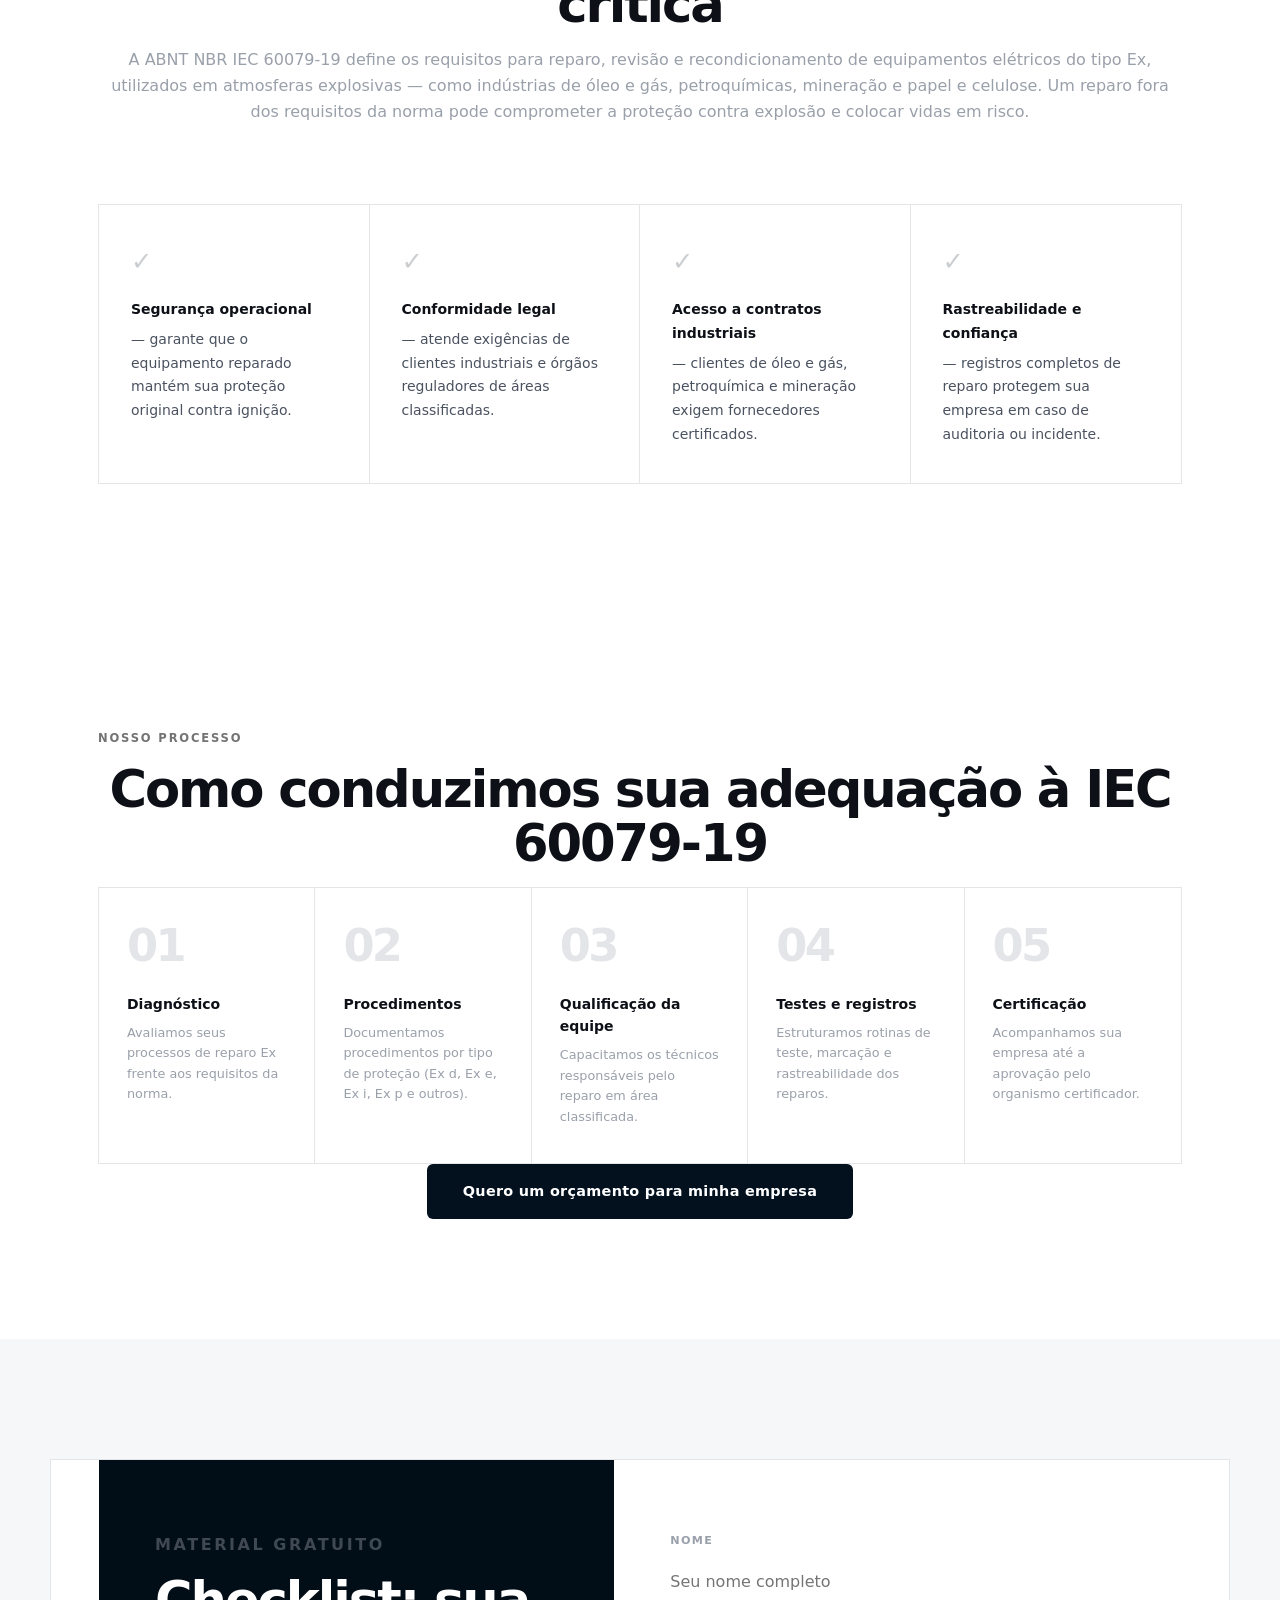
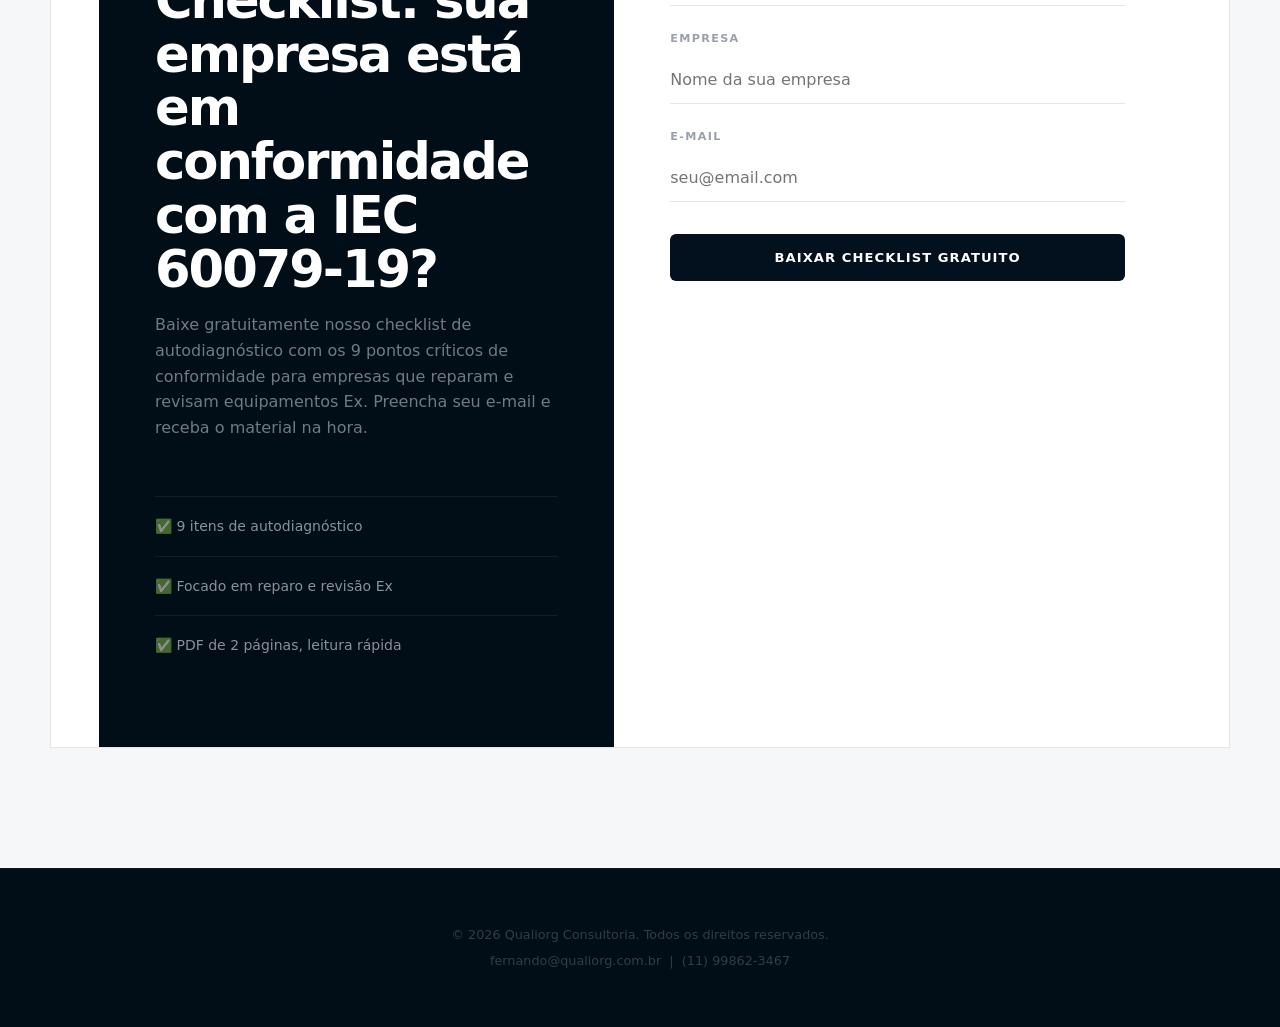
<file: iec-60079-19.html>
<!DOCTYPE html>
<html lang="pt-BR">
<head>
  <meta charset="UTF-8" />
  <meta name="viewport" content="width=device-width, initial-scale=1.0" />
  <title>Certificação IEC 60079-19 — Reparo de Equipamentos Ex | Qualiorg</title>
  <meta name="description" content="Consultoria especializada em ABNT NBR IEC 60079-19 para empresas de reparo e revisão de equipamentos elétricos em áreas classificadas. Baixe o checklist gratuito de conformidade." />
  <link rel="stylesheet" href="style.css" />
  <link href="https://fonts.googleapis.com/css2?family=Inter:wght@300;400;600;700&display=swap" rel="stylesheet" />
</head>
<body>

  <!-- NAVBAR -->
  <header class="navbar">
    <div class="container nav-inner">
      <a href="index.html" class="logo-link"><img src="logo-dark.png" alt="Qualiorg Consultoria" class="logo-img" /></a>
      <nav>
        <a href="index.html#sobre">Sobre</a>
        <a href="index.html#servicos">Serviços</a>
        <a href="index.html#como">Como trabalhamos</a>
        <a href="index.html#videos">Mídias</a>
        <a href="index.html#clientes">Clientes</a>
        <a href="orcamento.html" class="btn-nav">Solicitar orçamento</a>
      </nav>
      <button class="menu-toggle" onclick="toggleMenu()" aria-label="Menu">&#9776;</button>
    </div>
  </header>

  <!-- HERO -->
  <section class="hero" style="padding: 140px 0 80px;">
    <div class="container hero-content">
      <p class="eyebrow">Certificação ABNT NBR IEC 60079-19</p>
      <h1>Reparo de equipamentos <span>Ex</span> com segurança e conformidade</h1>
      <p class="subtitle">A IEC 60079-19 estabelece os requisitos para reparo, revisão e recondicionamento de equipamentos elétricos usados em áreas classificadas. Ajudamos empresas como retíficas, fabricantes de motores e prestadoras de serviço a estruturar seu sistema de gestão para reparo Ex e conquistar a certificação.</p>
      <div class="hero-actions">
        <a href="orcamento.html" class="btn-primary">Solicitar orçamento para IEC 60079-19</a>
        <a href="#checklist" class="btn-secondary">Baixar checklist gratuito</a>
      </div>
    </div>
  </section>

  <!-- O QUE É -->
  <section class="section sobre">
    <div class="container">
      <p class="eyebrow center">Entenda a norma</p>
      <h2 class="center">O que é a IEC 60079-19 e por que ela é crítica</h2>
      <p class="section-sub center">A ABNT NBR IEC 60079-19 define os requisitos para reparo, revisão e recondicionamento de equipamentos elétricos do tipo Ex, utilizados em atmosferas explosivas — como indústrias de óleo e gás, petroquímicas, mineração e papel e celulose. Um reparo fora dos requisitos da norma pode comprometer a proteção contra explosão e colocar vidas em risco.</p>

      <div class="beneficios">
        <div class="beneficios-grid">
          <div class="beneficio">
            <span>&#10003;</span>
            <p><strong>Segurança operacional</strong> — garante que o equipamento reparado mantém sua proteção original contra ignição.</p>
          </div>
          <div class="beneficio">
            <span>&#10003;</span>
            <p><strong>Conformidade legal</strong> — atende exigências de clientes industriais e órgãos reguladores de áreas classificadas.</p>
          </div>
          <div class="beneficio">
            <span>&#10003;</span>
            <p><strong>Acesso a contratos industriais</strong> — clientes de óleo e gás, petroquímica e mineração exigem fornecedores certificados.</p>
          </div>
          <div class="beneficio">
            <span>&#10003;</span>
            <p><strong>Rastreabilidade e confiança</strong> — registros completos de reparo protegem sua empresa em caso de auditoria ou incidente.</p>
          </div>
        </div>
      </div>
    </div>
  </section>

  <!-- COMO TRABALHAMOS (resumo) -->
  <section class="section como">
    <div class="container">
      <p class="eyebrow center">Nosso processo</p>
      <h2 class="center">Como conduzimos sua adequação à IEC 60079-19</h2>
      <div class="steps">
        <div class="step">
          <div class="step-num">01</div>
          <h3>Diagnóstico</h3>
          <p>Avaliamos seus processos de reparo Ex frente aos requisitos da norma.</p>
        </div>
        <div class="step-arrow">&#8594;</div>
        <div class="step">
          <div class="step-num">02</div>
          <h3>Procedimentos</h3>
          <p>Documentamos procedimentos por tipo de proteção (Ex d, Ex e, Ex i, Ex p e outros).</p>
        </div>
        <div class="step-arrow">&#8594;</div>
        <div class="step">
          <div class="step-num">03</div>
          <h3>Qualificação da equipe</h3>
          <p>Capacitamos os técnicos responsáveis pelo reparo em área classificada.</p>
        </div>
        <div class="step-arrow">&#8594;</div>
        <div class="step">
          <div class="step-num">04</div>
          <h3>Testes e registros</h3>
          <p>Estruturamos rotinas de teste, marcação e rastreabilidade dos reparos.</p>
        </div>
        <div class="step-arrow">&#8594;</div>
        <div class="step">
          <div class="step-num">05</div>
          <h3>Certificação</h3>
          <p>Acompanhamos sua empresa até a aprovação pelo organismo certificador.</p>
        </div>
      </div>
      <p class="center"><a href="orcamento.html" class="btn-primary" style="background: var(--navy); color: var(--white);">Quero um orçamento para minha empresa</a></p>
    </div>
  </section>

  <!-- CHECKLIST / LEAD MAGNET -->
  <section id="checklist" class="section contato">
    <div class="container contato-grid">
      <div class="contato-text">
        <p class="eyebrow">Material gratuito</p>
        <h2>Checklist: sua empresa está em conformidade com a IEC 60079-19?</h2>
        <p>Baixe gratuitamente nosso checklist de autodiagnóstico com os 9 pontos críticos de conformidade para empresas que reparam e revisam equipamentos Ex. Preencha seu e-mail e receba o material na hora.</p>
        <div class="contato-info">
          <p>&#9989; 9 itens de autodiagnóstico</p>
          <p>&#9989; Focado em reparo e revisão Ex</p>
          <p>&#9989; PDF de 2 páginas, leitura rápida</p>
        </div>
      </div>

      <form class="contato-form" action="https://api.web3forms.com/submit" method="POST">
        <div class="form-group">
          <label for="nome-iec">Nome</label>
          <input type="text" id="nome-iec" name="nome" placeholder="Seu nome completo" required />
        </div>
        <div class="form-group">
          <label for="empresa-iec">Empresa</label>
          <input type="text" id="empresa-iec" name="empresa" placeholder="Nome da sua empresa" required />
        </div>
        <div class="form-group">
          <label for="email-iec">E-mail</label>
          <input type="email" id="email-iec" name="email" placeholder="seu@email.com" required />
        </div>

        <input type="hidden" name="access_key" value="b4bec08f-4103-42a5-8a6a-27d4d73f5cdd" />
        <input type="hidden" name="subject" value="Novo lead - Checklist IEC 60079-19 - Qualiorg" />
        <input type="hidden" name="from_name" value="Site Qualiorg - Página IEC 60079-19" />
        <input type="hidden" name="redirect" value="https://www.qualiorg.com.br/materiais/checklist-iec60079-19.pdf" />

        <button type="submit" class="btn-submit">Baixar checklist gratuito</button>
      </form>
    </div>
  </section>

  <!-- FOOTER -->
  <footer class="footer">
    <div class="container footer-inner">
      <div class="logo-img-footer"></div>
      <p>&copy; 2026 Qualiorg Consultoria. Todos os direitos reservados.</p>
      <p>fernando@qualiorg.com.br &nbsp;|&nbsp; <a href="https://wa.me/5511998623467" target="_blank" class="whatsapp-link-footer">(11) 99862-3467</a></p>
    </div>
  </footer>

  <script src="script.js"></script>
</body>
</html>
</file>
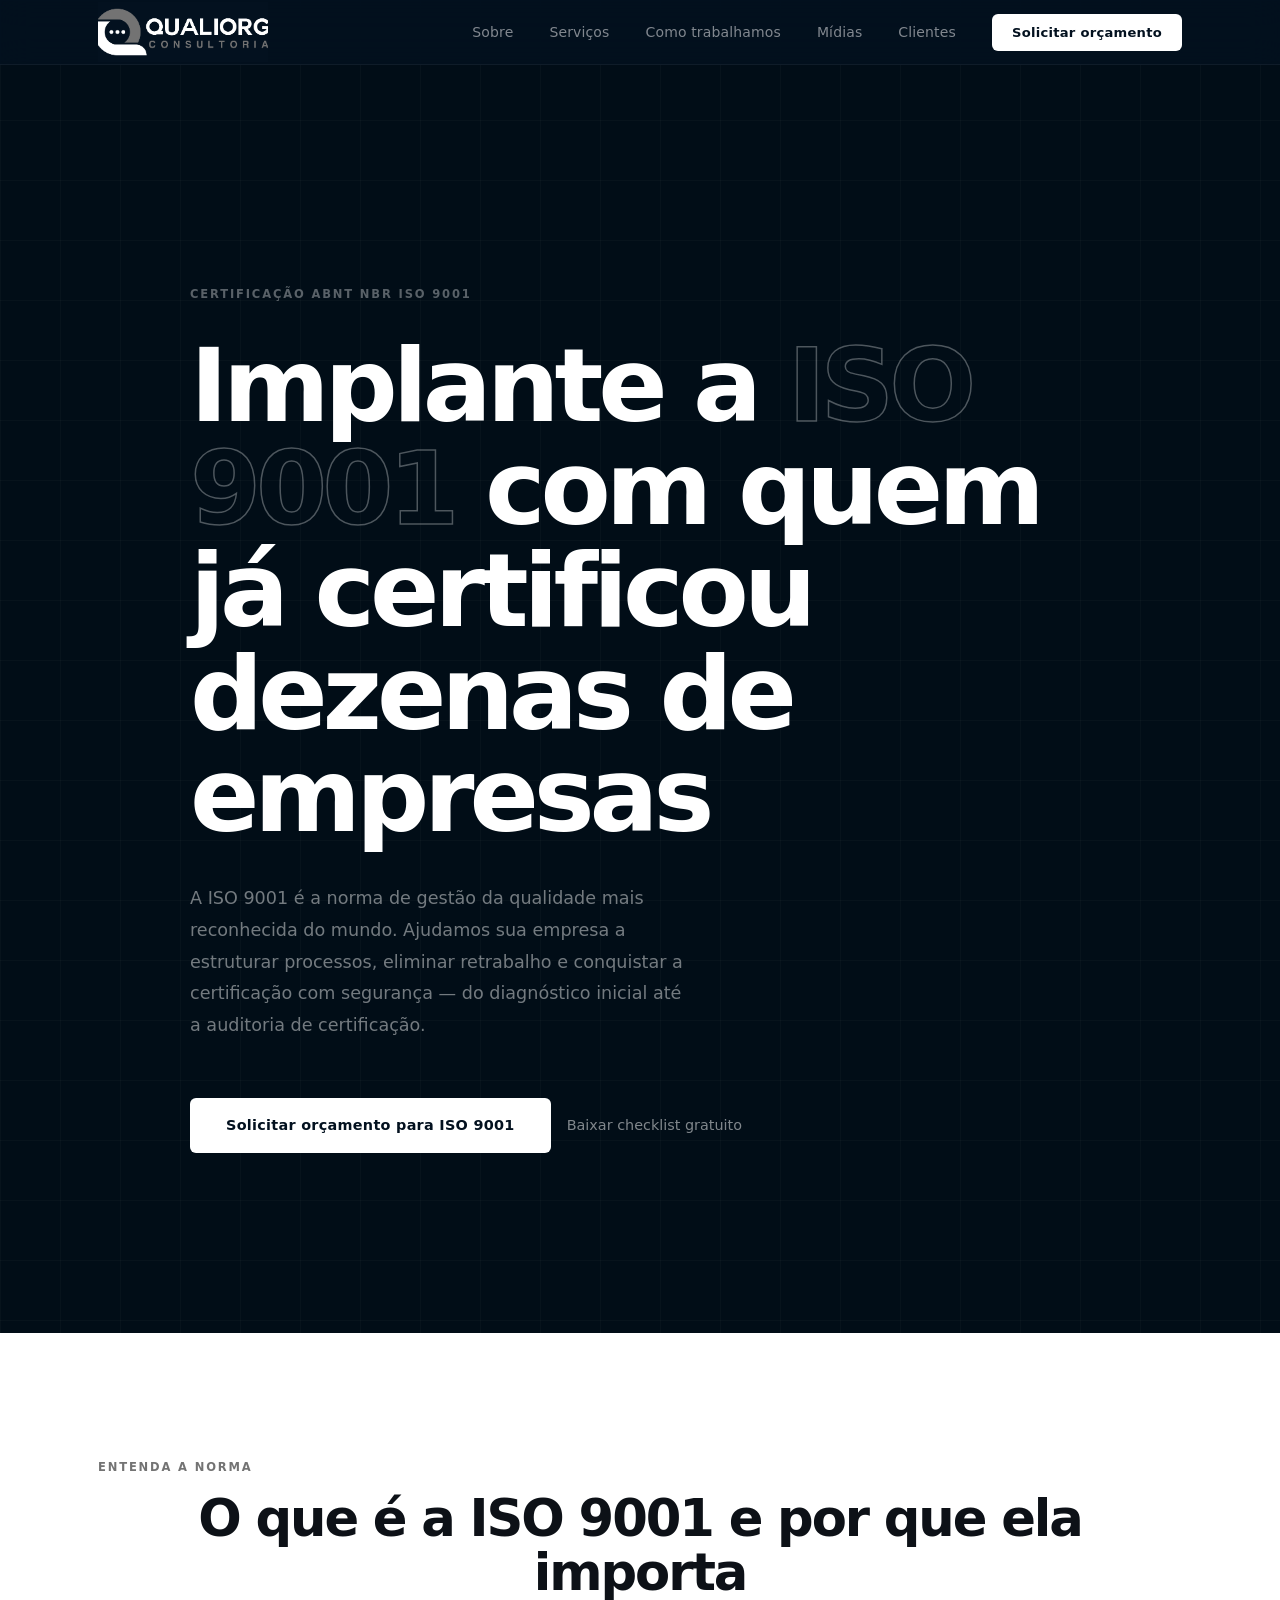
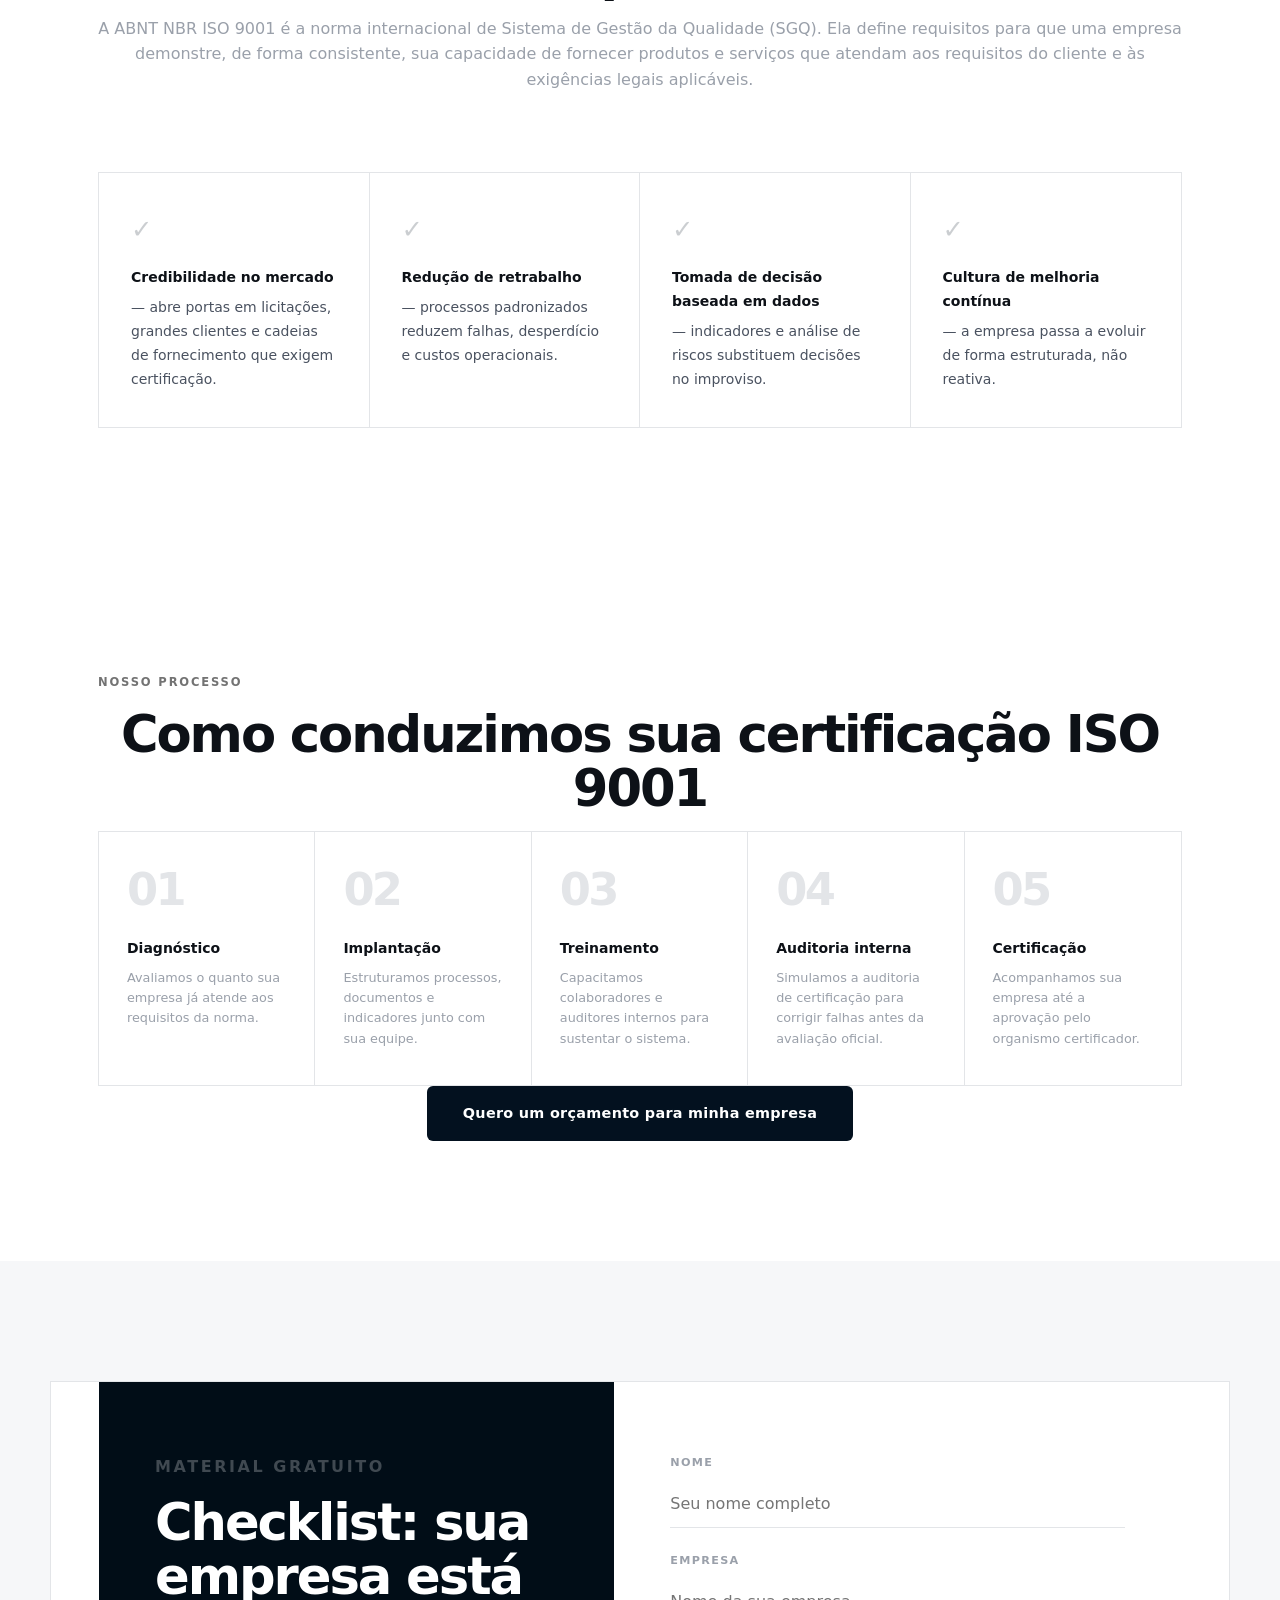
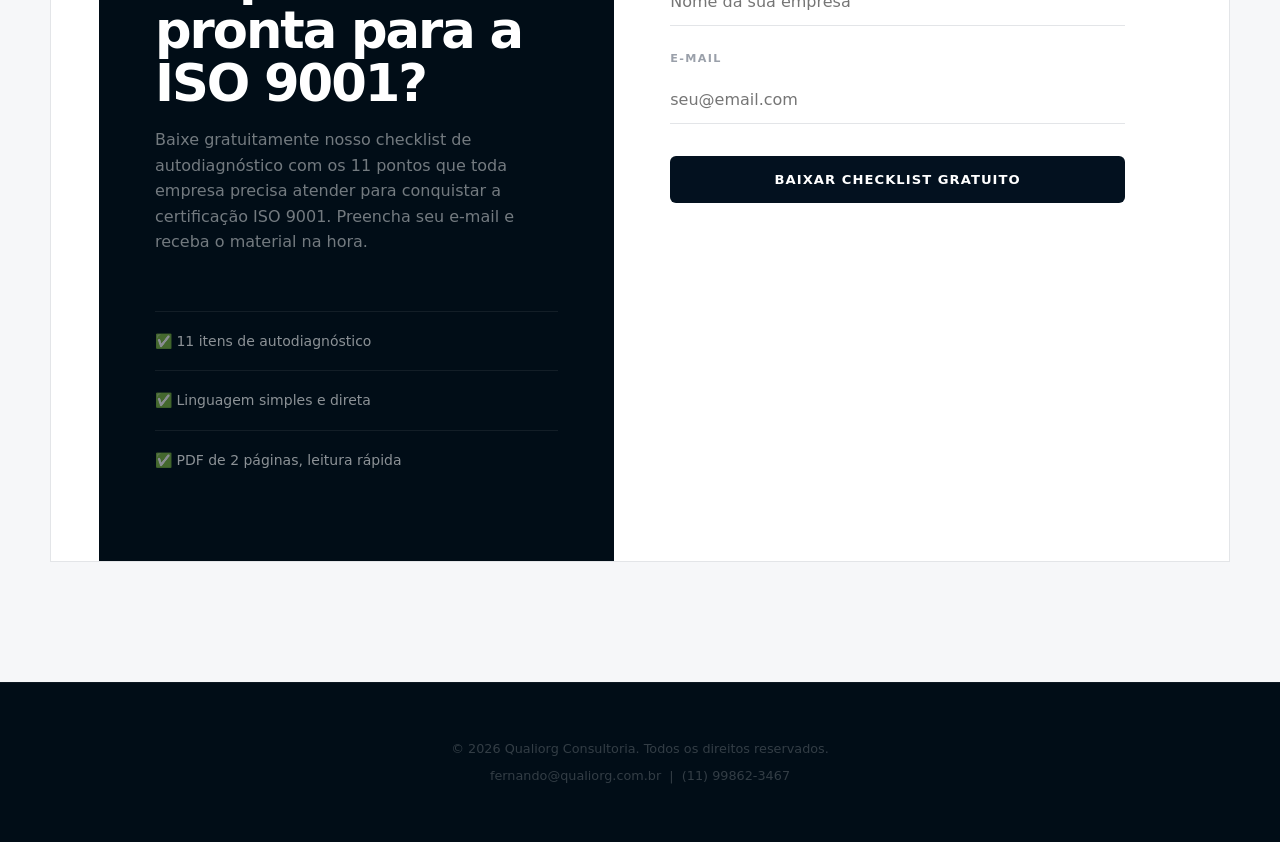
<file: iso-9001.html>
<!DOCTYPE html>
<html lang="pt-BR">
<head>
  <meta charset="UTF-8" />
  <meta name="viewport" content="width=device-width, initial-scale=1.0" />
  <title>Certificação ISO 9001 — Consultoria e Implantação | Qualiorg</title>
  <meta name="description" content="Consultoria especializada em certificação ABNT NBR ISO 9001: diagnóstico, implantação, treinamento de auditores e acompanhamento até a certificação. Baixe o checklist gratuito." />
  <link rel="stylesheet" href="style.css" />
  <link href="https://fonts.googleapis.com/css2?family=Inter:wght@300;400;600;700&display=swap" rel="stylesheet" />
</head>
<body>

  <!-- NAVBAR -->
  <header class="navbar">
    <div class="container nav-inner">
      <a href="index.html" class="logo-link"><img src="logo-dark.png" alt="Qualiorg Consultoria" class="logo-img" /></a>
      <nav>
        <a href="index.html#sobre">Sobre</a>
        <a href="index.html#servicos">Serviços</a>
        <a href="index.html#como">Como trabalhamos</a>
        <a href="index.html#videos">Mídias</a>
        <a href="index.html#clientes">Clientes</a>
        <a href="orcamento.html" class="btn-nav">Solicitar orçamento</a>
      </nav>
      <button class="menu-toggle" onclick="toggleMenu()" aria-label="Menu">&#9776;</button>
    </div>
  </header>

  <!-- HERO -->
  <section class="hero" style="padding: 140px 0 80px;">
    <div class="container hero-content">
      <p class="eyebrow">Certificação ABNT NBR ISO 9001</p>
      <h1>Implante a <span>ISO 9001</span> com quem já certificou dezenas de empresas</h1>
      <p class="subtitle">A ISO 9001 é a norma de gestão da qualidade mais reconhecida do mundo. Ajudamos sua empresa a estruturar processos, eliminar retrabalho e conquistar a certificação com segurança — do diagnóstico inicial até a auditoria de certificação.</p>
      <div class="hero-actions">
        <a href="orcamento.html" class="btn-primary">Solicitar orçamento para ISO 9001</a>
        <a href="#checklist" class="btn-secondary">Baixar checklist gratuito</a>
      </div>
    </div>
  </section>

  <!-- O QUE É -->
  <section class="section sobre">
    <div class="container">
      <p class="eyebrow center">Entenda a norma</p>
      <h2 class="center">O que é a ISO 9001 e por que ela importa</h2>
      <p class="section-sub center">A ABNT NBR ISO 9001 é a norma internacional de Sistema de Gestão da Qualidade (SGQ). Ela define requisitos para que uma empresa demonstre, de forma consistente, sua capacidade de fornecer produtos e serviços que atendam aos requisitos do cliente e às exigências legais aplicáveis.</p>

      <div class="beneficios">
        <div class="beneficios-grid">
          <div class="beneficio">
            <span>&#10003;</span>
            <p><strong>Credibilidade no mercado</strong> — abre portas em licitações, grandes clientes e cadeias de fornecimento que exigem certificação.</p>
          </div>
          <div class="beneficio">
            <span>&#10003;</span>
            <p><strong>Redução de retrabalho</strong> — processos padronizados reduzem falhas, desperdício e custos operacionais.</p>
          </div>
          <div class="beneficio">
            <span>&#10003;</span>
            <p><strong>Tomada de decisão baseada em dados</strong> — indicadores e análise de riscos substituem decisões no improviso.</p>
          </div>
          <div class="beneficio">
            <span>&#10003;</span>
            <p><strong>Cultura de melhoria contínua</strong> — a empresa passa a evoluir de forma estruturada, não reativa.</p>
          </div>
        </div>
      </div>
    </div>
  </section>

  <!-- COMO TRABALHAMOS (resumo) -->
  <section class="section como">
    <div class="container">
      <p class="eyebrow center">Nosso processo</p>
      <h2 class="center">Como conduzimos sua certificação ISO 9001</h2>
      <div class="steps">
        <div class="step">
          <div class="step-num">01</div>
          <h3>Diagnóstico</h3>
          <p>Avaliamos o quanto sua empresa já atende aos requisitos da norma.</p>
        </div>
        <div class="step-arrow">&#8594;</div>
        <div class="step">
          <div class="step-num">02</div>
          <h3>Implantação</h3>
          <p>Estruturamos processos, documentos e indicadores junto com sua equipe.</p>
        </div>
        <div class="step-arrow">&#8594;</div>
        <div class="step">
          <div class="step-num">03</div>
          <h3>Treinamento</h3>
          <p>Capacitamos colaboradores e auditores internos para sustentar o sistema.</p>
        </div>
        <div class="step-arrow">&#8594;</div>
        <div class="step">
          <div class="step-num">04</div>
          <h3>Auditoria interna</h3>
          <p>Simulamos a auditoria de certificação para corrigir falhas antes da avaliação oficial.</p>
        </div>
        <div class="step-arrow">&#8594;</div>
        <div class="step">
          <div class="step-num">05</div>
          <h3>Certificação</h3>
          <p>Acompanhamos sua empresa até a aprovação pelo organismo certificador.</p>
        </div>
      </div>
      <p class="center"><a href="orcamento.html" class="btn-primary" style="background: var(--navy); color: var(--white);">Quero um orçamento para minha empresa</a></p>
    </div>
  </section>

  <!-- CHECKLIST / LEAD MAGNET -->
  <section id="checklist" class="section contato">
    <div class="container contato-grid">
      <div class="contato-text">
        <p class="eyebrow">Material gratuito</p>
        <h2>Checklist: sua empresa está pronta para a ISO 9001?</h2>
        <p>Baixe gratuitamente nosso checklist de autodiagnóstico com os 11 pontos que toda empresa precisa atender para conquistar a certificação ISO 9001. Preencha seu e-mail e receba o material na hora.</p>
        <div class="contato-info">
          <p>&#9989; 11 itens de autodiagnóstico</p>
          <p>&#9989; Linguagem simples e direta</p>
          <p>&#9989; PDF de 2 páginas, leitura rápida</p>
        </div>
      </div>

      <form class="contato-form" action="https://api.web3forms.com/submit" method="POST">
        <div class="form-group">
          <label for="nome-iso">Nome</label>
          <input type="text" id="nome-iso" name="nome" placeholder="Seu nome completo" required />
        </div>
        <div class="form-group">
          <label for="empresa-iso">Empresa</label>
          <input type="text" id="empresa-iso" name="empresa" placeholder="Nome da sua empresa" required />
        </div>
        <div class="form-group">
          <label for="email-iso">E-mail</label>
          <input type="email" id="email-iso" name="email" placeholder="seu@email.com" required />
        </div>

        <input type="hidden" name="access_key" value="b4bec08f-4103-42a5-8a6a-27d4d73f5cdd" />
        <input type="hidden" name="subject" value="Novo lead - Checklist ISO 9001 - Qualiorg" />
        <input type="hidden" name="from_name" value="Site Qualiorg - Página ISO 9001" />
        <input type="hidden" name="redirect" value="https://www.qualiorg.com.br/materiais/checklist-iso9001.pdf" />

        <button type="submit" class="btn-submit">Baixar checklist gratuito</button>
      </form>
    </div>
  </section>

  <!-- FOOTER -->
  <footer class="footer">
    <div class="container footer-inner">
      <div class="logo-img-footer"></div>
      <p>&copy; 2026 Qualiorg Consultoria. Todos os direitos reservados.</p>
      <p>fernando@qualiorg.com.br &nbsp;|&nbsp; <a href="https://wa.me/5511998623467" target="_blank" class="whatsapp-link-footer">(11) 99862-3467</a></p>
    </div>
  </footer>

  <script src="script.js"></script>
</body>
</html>
</file>
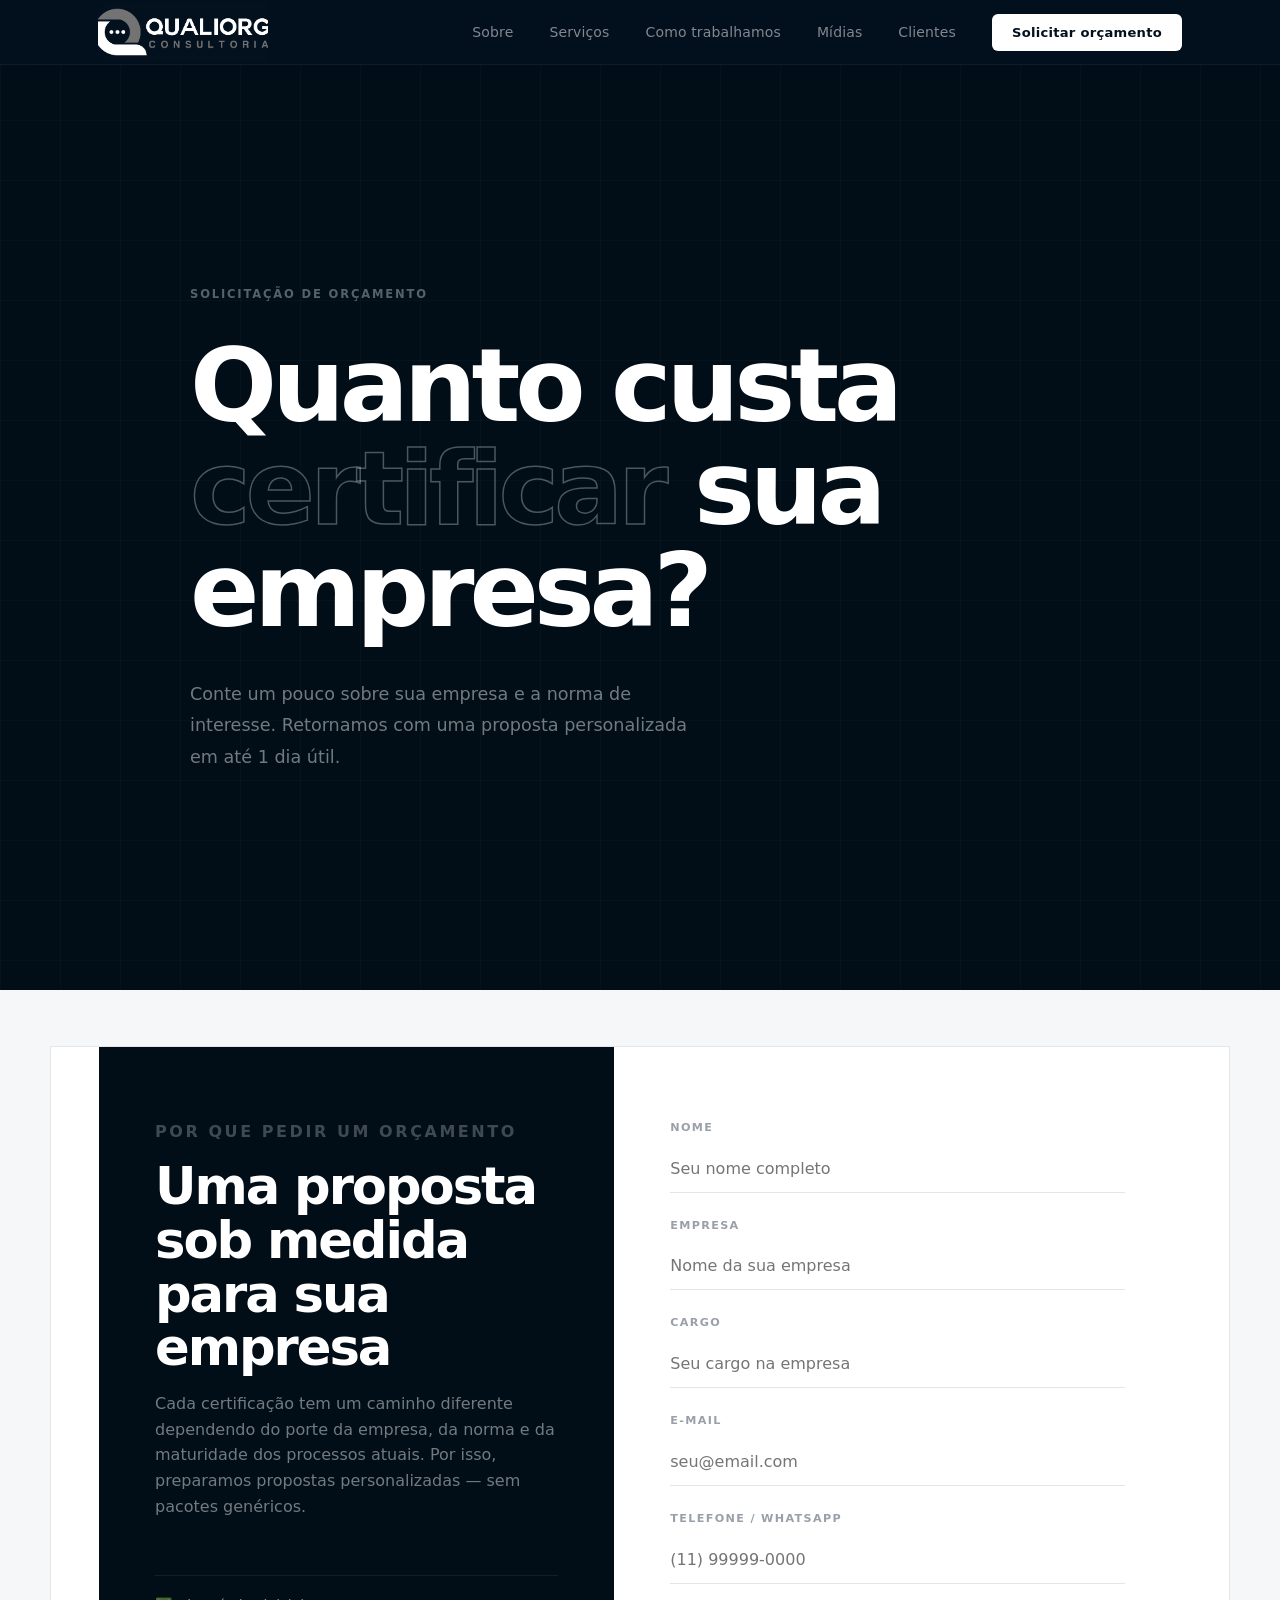
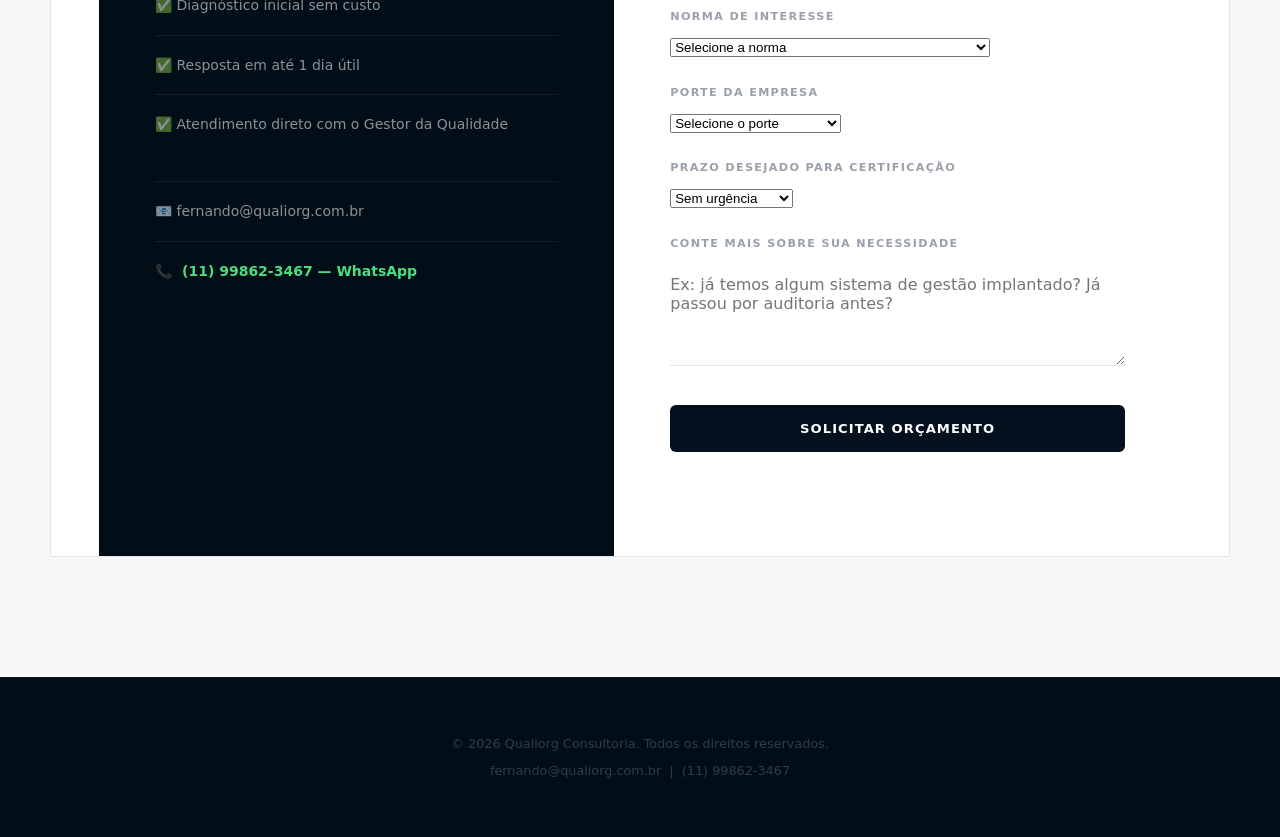
<file: orcamento.html>
<!DOCTYPE html>
<html lang="pt-BR">
<head>
  <meta charset="UTF-8" />
  <meta name="viewport" content="width=device-width, initial-scale=1.0" />
  <title>Solicitar Orçamento — Qualiorg Consultoria</title>
  <meta name="description" content="Solicite um orçamento para certificação ISO 9001, IEC 60079-19 e outras normas de qualidade. Resposta em até 1 dia útil." />
  <link rel="stylesheet" href="style.css" />
  <link href="https://fonts.googleapis.com/css2?family=Inter:wght@300;400;600;700&display=swap" rel="stylesheet" />
</head>
<body>

  <!-- NAVBAR -->
  <header class="navbar">
    <div class="container nav-inner">
      <a href="index.html" class="logo-link"><img src="logo-dark.png" alt="Qualiorg Consultoria" class="logo-img" /></a>
      <nav>
        <a href="index.html#sobre">Sobre</a>
        <a href="index.html#servicos">Serviços</a>
        <a href="index.html#como">Como trabalhamos</a>
        <a href="index.html#videos">Mídias</a>
        <a href="index.html#clientes">Clientes</a>
        <a href="orcamento.html" class="btn-nav">Solicitar orçamento</a>
      </nav>
      <button class="menu-toggle" onclick="toggleMenu()" aria-label="Menu">&#9776;</button>
    </div>
  </header>

  <!-- HERO ORÇAMENTO -->
  <section class="hero" style="padding: 140px 0 60px;">
    <div class="container hero-content">
      <p class="eyebrow">Solicitação de orçamento</p>
      <h1>Quanto custa <span>certificar</span> sua empresa?</h1>
      <p class="subtitle">Conte um pouco sobre sua empresa e a norma de interesse. Retornamos com uma proposta personalizada em até 1 dia útil.</p>
    </div>
  </section>

  <!-- FORMULÁRIO DE ORÇAMENTO -->
  <section class="section contato" style="padding-top: 56px;">
    <div class="container contato-grid">
      <div class="contato-text">
        <p class="eyebrow">Por que pedir um orçamento</p>
        <h2>Uma proposta sob medida para sua empresa</h2>
        <p>Cada certificação tem um caminho diferente dependendo do porte da empresa, da norma e da maturidade dos processos atuais. Por isso, preparamos propostas personalizadas — sem pacotes genéricos.</p>

        <div class="contato-info">
          <p>&#9989; Diagnóstico inicial sem custo</p>
          <p>&#9989; Resposta em até 1 dia útil</p>
          <p>&#9989; Atendimento direto com o Gestor da Qualidade</p>
        </div>

        <div class="contato-info" style="margin-top: 28px;">
          <p>&#128231; fernando@qualiorg.com.br</p>
          <p>&#128222; <a href="https://wa.me/5511998623467" target="_blank" class="whatsapp-link">(11) 99862-3467 — WhatsApp</a></p>
        </div>
      </div>

      <form class="contato-form" action="https://api.web3forms.com/submit" method="POST" id="orcamento-form">
        <div class="form-group">
          <label for="nome">Nome</label>
          <input type="text" id="nome" name="nome" placeholder="Seu nome completo" required />
        </div>
        <div class="form-group">
          <label for="empresa">Empresa</label>
          <input type="text" id="empresa" name="empresa" placeholder="Nome da sua empresa" required />
        </div>
        <div class="form-group">
          <label for="cargo">Cargo</label>
          <input type="text" id="cargo" name="cargo" placeholder="Seu cargo na empresa" />
        </div>
        <div class="form-group">
          <label for="email">E-mail</label>
          <input type="email" id="email" name="email" placeholder="seu@email.com" required />
        </div>
        <div class="form-group">
          <label for="telefone">Telefone / WhatsApp</label>
          <input type="tel" id="telefone" name="telefone" placeholder="(11) 99999-0000" required />
        </div>
        <div class="form-group">
          <label for="norma">Norma de interesse</label>
          <select id="norma" name="norma" required>
            <option value="" disabled selected>Selecione a norma</option>
            <option value="ABNT NBR ISO 9001">ABNT NBR ISO 9001 — Gestão da Qualidade</option>
            <option value="ABNT NBR IEC 60079-19">ABNT NBR IEC 60079-19 — Reparo de Equip. Ex</option>
            <option value="ABNT NBR ISO 14001">ABNT NBR ISO 14001 — Gestão Ambiental</option>
            <option value="ABNT NBR ISO 45001">ABNT NBR ISO 45001 — Saúde e Segurança</option>
            <option value="Outra / não sei ainda">Outra / ainda não sei</option>
          </select>
        </div>
        <div class="form-group">
          <label for="porte">Porte da empresa</label>
          <select id="porte" name="porte" required>
            <option value="" disabled selected>Selecione o porte</option>
            <option value="Até 10 funcionários">Até 10 funcionários</option>
            <option value="11 a 50 funcionários">11 a 50 funcionários</option>
            <option value="51 a 200 funcionários">51 a 200 funcionários</option>
            <option value="Mais de 200 funcionários">Mais de 200 funcionários</option>
          </select>
        </div>
        <div class="form-group">
          <label for="prazo">Prazo desejado para certificação</label>
          <select id="prazo" name="prazo">
            <option value="Sem urgência">Sem urgência</option>
            <option value="Até 3 meses">Até 3 meses</option>
            <option value="3 a 6 meses">3 a 6 meses</option>
            <option value="Mais de 6 meses">Mais de 6 meses</option>
          </select>
        </div>
        <div class="form-group">
          <label for="mensagem">Conte mais sobre sua necessidade</label>
          <textarea id="mensagem" name="mensagem" rows="4" placeholder="Ex: já temos algum sistema de gestão implantado? Já passou por auditoria antes?"></textarea>
        </div>

        <input type="hidden" name="access_key" value="b4bec08f-4103-42a5-8a6a-27d4d73f5cdd" />
        <input type="hidden" name="subject" value="Nova solicitação de ORÇAMENTO - Qualiorg Consultoria" />
        <input type="hidden" name="from_name" value="Site Qualiorg Consultoria - Página de Orçamento" />
        <input type="hidden" name="redirect" value="https://www.qualiorg.com.br/orcamento.html?enviado=1" />

        <button type="submit" class="btn-submit">Solicitar orçamento</button>
        <p class="form-feedback" id="orcamento-feedback"></p>
      </form>
    </div>
  </section>

  <!-- FOOTER -->
  <footer class="footer">
    <div class="container footer-inner">
      <div class="logo-img-footer"></div>
      <p>&copy; 2026 Qualiorg Consultoria. Todos os direitos reservados.</p>
      <p>fernando@qualiorg.com.br &nbsp;|&nbsp; <a href="https://wa.me/5511998623467" target="_blank" class="whatsapp-link-footer">(11) 99862-3467</a></p>
    </div>
  </footer>

  <script src="script.js"></script>
  <script>
    (function () {
      const params = new URLSearchParams(window.location.search);
      if (params.get('enviado') === '1') {
        const fb = document.getElementById('orcamento-feedback');
        if (fb) fb.textContent = 'Recebemos sua solicitação! Entraremos em contato em breve.';
      }
    })();
  </script>
</body>
</html>
</file>
<file: style-v3.css>
*, *::before, *::after { box-sizing: border-box; margin: 0; padding: 0; }

:root {
  --navy:       #03111F;
  --navy-deep:  #010d17;
  --white:      #FFFFFF;
  --off-white:  #F6F7F9;
  --gray-brand: #737373;
  --gray-200:   #E3E5E8;
  --gray-400:   #9AA0AA;
  --gray-600:   #4A5260;
  --gray-900:   #0D1117;
  --green:      #16a34a;

  /* Escala tipográfica — 7 passos, substitui os 16 valores ad-hoc [P15] */
  --text-xs:   0.72rem;    /* 11.5px — labels, eyebrows, meta */
  --text-sm:   0.8125rem;  /* 13px   — legendas, thumbs, step p */
  --text-base: 1rem;       /* 16px   — corpo */
  --text-md:   1.0625rem;  /* 17px   — card h3, destaques */
  --text-lg:   1.125rem;   /* 18px   — subtítulo hero */
  --text-xl:   1.25rem;    /* 20px   — blockquote */
  --text-2xl:  2.25rem;    /* 36px   — estatísticas */
  --text-3xl:  2.75rem;    /* 44px   — step-num */
}

/* [P14] Gated em no-preference — usuários com reduced-motion não recebem scroll animado */
@media (prefers-reduced-motion: no-preference) {
  html { scroll-behavior: smooth; }
}

body {
  font-family: -apple-system, BlinkMacSystemFont, 'Segoe UI', system-ui, sans-serif;
  color: var(--gray-900);
  background: var(--white);
  line-height: 1.6;
  -webkit-font-smoothing: antialiased;
}

.container {
  max-width: 1180px;
  margin: 0 auto;
  padding: 0 48px;
}

/* ─── NAVBAR ─── */
.navbar {
  position: fixed;
  top: 0; left: 0; right: 0;
  z-index: 100;
  background: #03111F;
  border-bottom: 1px solid rgba(255,255,255,0.05);
}

.nav-inner {
  display: flex;
  align-items: center;
  justify-content: space-between;
  height: 64px;
}

.logo-link {
  display: block;
  text-decoration: none;
  width: 220px;
  height: 58px;
  background: url('logo-v3.png') center center / 200px 200px no-repeat;
  flex-shrink: 0;
}
.logo-img { display: none; }

.footer-logo-wrap { display: contents; }
.logo-img-footer {
  display: block;
  width: 220px;
  height: 58px;
  background: url('logo-v3.png') center center / 200px 200px no-repeat;
  margin: 0 auto 24px;
}

nav { display: flex; align-items: center; gap: 36px; }

nav a {
  text-decoration: none;
  color: rgba(255,255,255,0.5);
  font-size: var(--text-base);
  font-weight: 500;
  letter-spacing: 0.01em;
  transition: color 0.2s;
  /* [P10] Hit target mínimo 44px — padding vertical compensa sem alterar layout */
  padding: 12px 4px;
  margin: -12px -4px;
}
nav a:hover, nav a.active { color: var(--white); }

/* [P7] Sem !important — especificidade via seletor pai resolve a cascata */
.nav-inner .btn-nav {
  background: var(--white);
  color: var(--navy);
  padding: 10px 20px;
  min-height: 40px;
  display: inline-flex;
  align-items: center;
  border-radius: 6px;
  font-weight: 700;
  font-size: var(--text-sm);
  letter-spacing: 0.02em;
  transition: opacity 0.2s, transform 0.2s;
}
.nav-inner .btn-nav:hover  { opacity: 0.88; }
.nav-inner .btn-nav:active { transform: scale(0.96); transition-duration: 0.08s; }

.menu-toggle {
  display: none;
  background: none;
  border: none;
  font-size: 1.5rem;
  cursor: pointer;
  color: var(--white);
}

/* ─── HERO ─── */

/*
 * Spring-approximation em CSS: cubic-bezier(0.34, 1.12, 0.64, 1)
 * y > 1 no pico = overshoot leve, imita spring critically damped com bounce ~0.1
 * Princípio 4 (springs) + Princípio 3 (interruptível via animation-fill-mode: both)
 */
@keyframes hero-rise {
  from { opacity: 0; transform: translateY(20px); }
  to   { opacity: 1; transform: translateY(0); }
}

/* Princípio 14 (reduced motion): fade puro sem translate */
@keyframes hero-fade {
  from { opacity: 0; }
  to   { opacity: 1; }
}

@keyframes scroll-pulse {
  0%, 100% { transform: translateY(0); opacity: 0.4; }
  50%       { transform: translateY(5px); opacity: 0.9; }
}

.hero {
  min-height: 100vh;
  display: flex;
  align-items: center;
  background: var(--navy-deep);
  position: relative;
  overflow: hidden;
}

/* grade sutil no fundo */
.hero::before {
  content: '';
  position: absolute;
  inset: 0;
  background-image:
    linear-gradient(rgba(255,255,255,0.025) 1px, transparent 1px),
    linear-gradient(90deg, rgba(255,255,255,0.025) 1px, transparent 1px);
  background-size: 60px 60px;
  pointer-events: none;
}

/* brilho central — move levemente com scroll via JS (princípio 8: hint na direção do gesto) */
.hero-bg {
  position: absolute;
  top: 40%;
  left: 30%;
  width: 800px;
  height: 800px;
  background: radial-gradient(ellipse, rgba(255,255,255,0.06) 0%, transparent 65%);
  transform: translate(-50%, -50%);
  pointer-events: none;
  will-change: transform;
}

.hero-content {
  position: relative;
  padding: 140px 0 120px;
  max-width: 860px;
  z-index: 3;
  opacity: 0;
  transition: opacity 0.8s ease 0.2s;
}
.hero-content.visible {
  opacity: 1;
}

.eyebrow {
  display: inline-flex;
  align-items: center;
  gap: 10px;
  font-size: 0.72rem;
  font-weight: 600;
  letter-spacing: 0.16em;
  text-transform: uppercase;
  color: var(--gray-brand);
  margin-bottom: 32px;
}

/*
 * Cascata de entrada: eyebrow → h1 → subtitle → actions → hint
 * Cada elemento tem delay escalonado de ~130ms.
 * Princípio 3 (interruptível): animation-fill-mode: both garante que a posição final
 * persiste mesmo se o usuário interagir durante a animação.
 */
.hero .eyebrow {
  color: rgba(255,255,255,0.35);
  animation: hero-rise 0.6s cubic-bezier(0.34, 1.12, 0.64, 1) 0.05s both;
}

/*
 * Princípio 15 (tipografia): tracking −0.04em em fonte grande — letras grandes pedem
 * tracking fechado, caso contrário leem como dispersas.
 * Peso 700 (não 800): Apple usa peso moderado em displays — presença sem agressividade.
 * line-height 1.0: headings grandes pedem leading apertado.
 */
.hero h1 {
  font-size: clamp(3rem, 7.5vw, 6rem);
  font-weight: 700;
  color: var(--white);
  line-height: 1.0;
  letter-spacing: -0.04em;
  margin-bottom: 32px;
  text-wrap: balance;
  animation: hero-rise 0.65s cubic-bezier(0.34, 1.12, 0.64, 1) 0.18s both;
}

.hero h1 span {
  color: transparent;
  -webkit-text-stroke: 1.5px rgba(255,255,255,0.28);
}

/*
 * Subtitle: tracking neutro (corpo perto de 0), line-height 1.75 para conforto de leitura.
 * Opacidade 0.55 — hierarquia clara sem desaparecer.
 * Princípio 15: leading maior em texto corrido do que em headings.
 */
.subtitle {
  font-size: 1.1rem;
  color: rgba(255,255,255,0.55);
  margin-bottom: 52px;
  max-width: 520px;
  line-height: 1.75;
  font-weight: 400;
  letter-spacing: 0;
  animation: hero-rise 0.65s cubic-bezier(0.34, 1.12, 0.64, 1) 0.32s both;
}

.hero-actions {
  display: flex;
  gap: 16px;
  align-items: center;
  flex-wrap: wrap;
  animation: hero-rise 0.65s cubic-bezier(0.34, 1.12, 0.64, 1) 0.46s both;
}

/*
 * Princípio 1 (resposta): :active responde no pointer-down, não no release.
 * scale(0.97) = feedback imediato de pressão — como apertar um botão físico.
 * transition de 80ms no active (quase instantânea), 200ms no release (suave).
 */
.btn-primary {
  display: inline-block;
  background: var(--white);
  color: var(--navy);
  font-weight: 700;
  padding: 16px 36px;
  border-radius: 6px;
  text-decoration: none;
  font-size: 0.9rem;
  letter-spacing: 0.02em;
  transition: opacity 0.2s, transform 0.2s cubic-bezier(0.34, 1.12, 0.64, 1);
}
/* [P7/P9] Sem levitação no hover — botões pressionam, não flutuam */
.btn-primary:hover  { opacity: 0.91; }
.btn-primary:active { transform: scale(0.97); opacity: 0.85; transition-duration: 0.08s; }

.btn-secondary {
  display: inline-flex;
  align-items: center;
  gap: 6px;
  color: rgba(255,255,255,0.5);
  font-weight: 500;
  text-decoration: none;
  font-size: 0.9rem;
  transition: color 0.2s;
  background: none;
  border: none;
  padding: 0;
}
.btn-secondary:hover  { color: rgba(255,255,255,0.85); }
.btn-secondary:active { color: rgba(255,255,255,1); transition-duration: 0.08s; }

/*
 * Hint de scroll: wayfinding (Princípio 16 — "Where can I go?")
 * Animação periódica de 2s comunica que há conteúdo abaixo.
 * Some automaticamente via JS ao primeiro scroll.
 */
.hero-scroll-hint {
  position: absolute;
  bottom: 40px;
  left: 50%;
  transform: translateX(-50%);
  display: flex;
  flex-direction: column;
  align-items: center;
  gap: 8px;
  animation: hero-rise 0.65s cubic-bezier(0.34, 1.12, 0.64, 1) 0.7s both;
  transition: opacity 0.4s ease;
  pointer-events: none;
}
.hero-scroll-hint.hidden { opacity: 0; }

.scroll-line {
  width: 1px;
  height: 40px;
  background: linear-gradient(to bottom, transparent, rgba(255,255,255,0.25));
}
.scroll-dot {
  width: 5px;
  height: 5px;
  border-radius: 50%;
  background: rgba(255,255,255,0.35);
  animation: scroll-pulse 2s ease-in-out infinite;
}

/*
 * Navbar glassmorphism ao scrollar (Princípio 12: material translúcido como camada funcional).
 * No topo da hero, navbar está sobre fundo navy puro — parece sólida.
 * Ao scrollar sobre seções claras, o backdrop-filter cria separação visual sem borda opaca.
 */
.navbar.scrolled {
  background: rgba(3, 17, 31, 0.75);
  backdrop-filter: blur(20px) saturate(160%);
  -webkit-backdrop-filter: blur(20px) saturate(160%);
  border-bottom: 1px solid rgba(255, 255, 255, 0.08);
}

/* [P14] Reduced motion — fade puro, sem translate, sem parallax, sem scale em imagens */
@media (prefers-reduced-motion: reduce) {
  .hero .eyebrow,
  .hero h1,
  .hero .subtitle,
  .hero .hero-actions,
  .hero-scroll-hint {
    animation: hero-fade 0.5s ease both;
  }
  .scroll-dot { animation: none; }
  .hero-bg { transition: none; }
  .cliente-item img { transition: none; transform: none !important; }
  /* Revela seções imediatamente sem animação */
  .section, .stats-strip, .sobre-grid, .cards-grid {
    opacity: 1 !important;
    transform: none !important;
    transition: none !important;
  }
}

/* ─── FAIXA DE STATS (abaixo do hero) ─── */
.stats-strip {
  background: var(--off-white);
  border-bottom: 1px solid var(--gray-200);
}

.stats-strip-inner {
  display: flex;
  justify-content: space-between;
  align-items: center;
  padding: 48px 0;
  gap: 0;
}

.strip-stat {
  flex: 1;
  text-align: center;
  border-right: 1px solid var(--gray-200);
  padding: 0 32px;
}
.strip-stat:first-child { border-left: 1px solid var(--gray-200); }

.strip-stat strong {
  display: block;
  font-size: var(--text-2xl);   /* unificado com .stat strong [P15] */
  font-weight: 700;
  color: var(--navy);
  letter-spacing: -0.05em;      /* um único valor para estatísticas */
  line-height: 1;
  margin-bottom: 8px;
}
.strip-stat span {
  font-size: var(--text-xs);
  color: var(--gray-400);
  font-weight: 500;
  text-transform: uppercase;
  letter-spacing: 0.1em;
}

/* ─── SECTIONS ─── */
.section { padding: 120px 0; }

/* [P15] Peso unificado com hero h1 (700), tracking consistente para display */
h2 {
  font-size: clamp(2rem, 4vw, 3.4rem);
  font-weight: 700;
  letter-spacing: -0.03em;
  line-height: 1.05;
  margin-bottom: 16px;
}
.center { text-align: center; }

.section-sub {
  color: var(--gray-400);
  font-size: 1rem;
  margin-bottom: 72px;
  font-weight: 400;
}

.section .eyebrow { color: var(--gray-brand); margin-bottom: 16px; }

/* ─── SOBRE ─── */
.sobre { background: var(--white); }

.sobre-grid {
  display: grid;
  grid-template-columns: 1fr 1fr;
  gap: 100px;
  align-items: start;
}

.sobre-text p { color: var(--gray-600); margin-bottom: 18px; font-size: 1rem; line-height: 1.8; }
.sobre-text strong { color: var(--gray-900); font-weight: 600; }

.mvv-grid {
  display: grid;
  grid-template-columns: 1fr;
  gap: 0;
  margin: 40px 0;
  border-top: 1px solid var(--gray-200);
}

.mvv-item {
  padding: 20px 0;
  border-bottom: 1px solid var(--gray-200);
  display: grid;
  grid-template-columns: 90px 1fr;
  gap: 16px;
  align-items: start;
}
.mvv-item strong {
  font-size: 0.68rem;
  font-weight: 700;
  color: var(--gray-brand);
  text-transform: uppercase;
  letter-spacing: 0.12em;
  padding-top: 2px;
}
.mvv-item p { color: var(--gray-600); font-size: 0.88rem; margin: 0; line-height: 1.65; }

.stats-row {
  display: flex;
  gap: 0;
  margin-top: 48px;
  padding-top: 0;
  border-top: 1px solid var(--gray-200);
}
.stat {
  flex: 1;
  padding: 28px 0;
  border-right: 1px solid var(--gray-200);
  padding-right: 28px;
  margin-right: 28px;
}
.stat:last-child { border-right: none; margin-right: 0; padding-right: 0; }
.stat strong {
  display: block;
  font-size: var(--text-2xl);   /* mesmo valor de strip-stat [P15] */
  font-weight: 700;
  color: var(--navy);
  letter-spacing: -0.05em;
  line-height: 1;
  margin-bottom: 6px;
}
.stat span { font-size: var(--text-xs); color: var(--gray-400); font-weight: 500; text-transform: uppercase; letter-spacing: 0.08em; }

.sobre-visual { display: flex; justify-content: center; position: sticky; top: 84px; }

.visual-card {
  background: var(--navy-deep);
  padding: 52px 40px;
  color: var(--white);
  width: 100%;
  border: 1px solid rgba(255,255,255,0.06);
}
.icon-large { font-size: 1.8rem; margin-bottom: 28px; opacity: 0.3; }
.visual-card blockquote {
  font-size: 1.2rem;
  font-style: normal;
  font-weight: 300;
  line-height: 1.65;
  letter-spacing: -0.01em;
  color: rgba(255,255,255,0.8);
  margin-bottom: 32px;
  border-left: 2px solid rgba(255,255,255,0.2);
  padding-left: 20px;
}
.founder { font-size: 0.78rem; font-weight: 700; color: rgba(255,255,255,0.7); text-transform: uppercase; letter-spacing: 0.1em; }
.founder span { display: block; font-weight: 400; color: rgba(255,255,255,0.3); font-size: 0.75rem; margin-top: 4px; }

/* ─── SERVIÇOS ─── */
.servicos { background: var(--navy-deep); padding: 120px 0; }
.servicos h2 { color: var(--white); }
.servicos .section-sub { color: rgba(255,255,255,0.3); margin-bottom: 0; }
.servicos .eyebrow { color: rgba(255,255,255,0.25); }

.cards-grid {
  display: grid;
  grid-template-columns: 1fr;
  gap: 0;
  margin-top: 64px;
  border-top: 1px solid rgba(255,255,255,0.06);
}

/* [P11] Sem transition em background — overlay com opacity roda no compositor */
.card {
  display: grid;
  grid-template-columns: 48px 1fr 1fr;
  gap: 48px;
  align-items: start;
  padding: 36px 0;
  border-bottom: 1px solid rgba(255,255,255,0.06);
  cursor: default;
  position: relative;
}
.card::after {
  content: '';
  position: absolute;
  inset: 0;
  background: rgba(255,255,255,0.025);
  opacity: 0;
  transition: opacity 0.2s;
  pointer-events: none;
}
.card:hover::after { opacity: 1; }

.card-icon {
  display: flex;
  align-items: flex-start;
  padding-top: 3px;
  opacity: 0.4;
}
.card-icon svg {
  width: 20px;
  height: 20px;
  stroke: var(--white);
  flex-shrink: 0;
}

.card h3 {
  font-size: var(--text-md);
  font-weight: 700;
  color: var(--white);
  letter-spacing: -0.02em;
  line-height: 1.35;
}
.card p { font-size: var(--text-sm); color: rgba(255,255,255,0.4); line-height: 1.75; }
/* [P7] Sem !important — especificidade via seletor pai */
.cards-grid .card a { color: rgba(255,255,255,0.3); font-size: var(--text-sm); text-decoration: none; }
.cards-grid .card a:hover { color: rgba(255,255,255,0.7); }

/* ─── COMO TRABALHAMOS ─── */
.como { background: var(--white); }

.steps {
  display: grid;
  grid-template-columns: repeat(5, 1fr);
  gap: 0;
  margin-bottom: 0;
  border: 1px solid var(--gray-200);
}

/* [P11] Overlay compositor-friendly em vez de background transition */
.step {
  padding: 36px 28px;
  border-right: 1px solid var(--gray-200);
  border-radius: 0;
  border-bottom: none;
  flex: none;
  min-width: auto;
  max-width: none;
  text-align: left;
  position: relative;
}
.step::after {
  content: '';
  position: absolute;
  inset: 0;
  background: var(--off-white);
  opacity: 0;
  transition: opacity 0.2s;
  pointer-events: none;
}
.step:hover::after { opacity: 1; }
.step:last-child { border-right: none; }

.step-num {
  display: block;
  font-size: var(--text-3xl);  /* 44px, na escala */
  font-weight: 700;
  color: var(--gray-200);
  letter-spacing: -0.05em;
  line-height: 1;
  margin-bottom: 24px;
  background: none;
  border-radius: 0;
}
.step h3 { font-size: var(--text-sm); font-weight: 700; margin-bottom: 8px; color: var(--gray-900); }
/* [P15] Mínimo legível: era 0.8rem (12.8px), agora 0.8125rem (13px) */
.step p { font-size: var(--text-sm); color: var(--gray-400); line-height: 1.6; }

.step-arrow { display: none; }

.beneficios { margin-top: 80px; }
.beneficios .eyebrow { margin-bottom: 36px; }

.beneficios-grid {
  display: grid;
  grid-template-columns: repeat(4, 1fr);
  gap: 0;
  border: 1px solid var(--gray-200);
}

/* [P11] Overlay compositor-friendly */
.beneficio {
  flex-direction: column;
  gap: 12px;
  padding: 36px 32px;
  border-right: 1px solid var(--gray-200);
  border-radius: 0;
  border-bottom: none;
  border-top: none;
  border-left: none;
  position: relative;
}
.beneficio::after {
  content: '';
  position: absolute;
  inset: 0;
  background: var(--off-white);
  opacity: 0;
  transition: opacity 0.2s;
  pointer-events: none;
}
.beneficio:hover::after { opacity: 1; }
.beneficio:last-child { border-right: none; }

.beneficio span {
  font-size: 1.6rem;
  color: var(--navy);
  font-weight: 800;
  width: auto;
  height: auto;
  background: none;
  border-radius: 0;
  display: block;
  margin-bottom: 16px;
  opacity: 0.2;
}
.beneficio p { font-size: 0.875rem; color: var(--gray-600); margin: 0; line-height: 1.7; }
.beneficio strong { display: block; font-size: 0.875rem; font-weight: 700; color: var(--gray-900); margin-bottom: 6px; }

/* ─── CONTATO ─── */
.contato { background: var(--off-white); }

/* [P12] Profundidade material — elevação no card inteiro + borda-gradiente no divisor */
.contato-grid {
  display: grid;
  grid-template-columns: 1fr 1.1fr;
  gap: 0;
  align-items: stretch;
  border: none;
  background: var(--white);
  box-shadow:
    0 0 0 1px var(--gray-200),
    0 8px 32px rgba(0,0,0,0.06),
    0 2px 8px rgba(0,0,0,0.04);
}

.contato-text {
  padding: 72px 56px;
  background: var(--navy-deep);
  color: var(--white);
  border-right: none;
  position: relative;
}
/* Borda-gradiente entre os dois painéis — mais refinada que borda sólida [P12] */
.contato-text::after {
  content: '';
  position: absolute;
  top: 0; right: 0; bottom: 0;
  width: 1px;
  background: linear-gradient(to bottom,
    rgba(255,255,255,0.14),
    rgba(255,255,255,0.04),
    rgba(255,255,255,0.14)
  );
}
.contato-text .eyebrow { color: rgba(255,255,255,0.25); }
.contato-text h2 { color: var(--white); margin-bottom: 16px; }
.contato-text > p { color: rgba(255,255,255,0.45); font-size: 1rem; }

.contato-info {
  margin-top: 56px;
  display: flex;
  flex-direction: column;
  gap: 0;
}
.contato-info p {
  color: rgba(255,255,255,0.55);
  font-weight: 400;
  margin: 0;
  font-size: 0.875rem;
  display: flex;
  align-items: center;
  gap: 10px;
  padding: 18px 0;
  border-top: 1px solid rgba(255,255,255,0.07);
}
.whatsapp-link { color: #4ade80; font-weight: 600; text-decoration: none; }
.whatsapp-link:hover { text-decoration: underline; }
.whatsapp-link-footer { color: #4ade80; text-decoration: none; }

.contato-form {
  padding: 72px 56px;
  background: var(--white);
  border-radius: 0;
  border: none;
  box-shadow: none;
}

.form-group { margin-bottom: 24px; }
.form-group label {
  display: block;
  font-size: 0.7rem;
  font-weight: 700;
  color: var(--gray-400);
  margin-bottom: 8px;
  letter-spacing: 0.12em;
  text-transform: uppercase;
}
.form-group input,
.form-group textarea {
  width: 100%;
  padding: 14px 0;
  border: none;
  border-bottom: 1px solid var(--gray-200);
  border-radius: 0;
  font-size: 1rem;
  font-family: inherit;
  color: var(--gray-900);
  transition: border-color 0.15s;
  outline: none;
  background: transparent;
}
.form-group input:focus,
.form-group textarea:focus { border-color: var(--navy); }
.form-group textarea { resize: vertical; }

/* [P1] :active responde no pointer-down — sem isso o clique parece morto */
.btn-submit {
  width: 100%;
  padding: 16px;
  background: var(--navy);
  color: var(--white);
  border: none;
  cursor: pointer;
  font-size: var(--text-sm);
  border-radius: 6px;
  font-weight: 700;
  font-family: inherit;
  transition: opacity 0.2s, transform 0.2s;
  letter-spacing: 0.08em;
  text-transform: uppercase;
  margin-top: 8px;
}
.btn-submit:hover  { opacity: 0.85; }
.btn-submit:active { transform: scale(0.98); opacity: 0.78; transition-duration: 0.08s; }

.form-feedback {
  margin-top: 12px;
  font-size: 0.875rem;
  text-align: center;
  color: var(--green);
  min-height: 20px;
}

/* ─── VÍDEOS ─── */
.videos { background: var(--white); }

.video-player-wrap {
  overflow: hidden;
  background: #000;
  margin-bottom: 0;
  border: 1px solid var(--gray-200);
  border-bottom: none;
}
.main-video { width: 100%; max-height: 500px; display: block; }
.video-title-bar {
  background: var(--navy);
  color: rgba(255,255,255,0.6);
  padding: 14px 20px;
  font-size: 0.72rem;
  font-weight: 700;
  letter-spacing: 0.1em;
  text-transform: uppercase;
}

.video-grid {
  display: grid;
  grid-template-columns: repeat(5, 1fr);
  gap: 0;
  border: 1px solid var(--gray-200);
}
/* [P11] Overlay em vez de background transition */
.video-thumb {
  background: var(--white);
  border: none;
  border-right: 1px solid var(--gray-200);
  border-radius: 0;
  padding: 20px 12px;
  text-align: center;
  cursor: pointer;
  position: relative;
}
/* [P1] :active no video-thumb */
.video-thumb:active { opacity: 0.75; transition: opacity 0.08s; }
.video-thumb::after {
  content: '';
  position: absolute;
  inset: 0;
  background: var(--off-white);
  opacity: 0;
  transition: opacity 0.2s;
  pointer-events: none;
}
.video-thumb:hover::after { opacity: 1; }
.video-thumb.active::after { opacity: 0; }
.video-thumb:last-child { border-right: none; }
.video-thumb.active { background: var(--navy); }

.thumb-icon { font-size: 1rem; margin-bottom: 8px; color: var(--gray-400); display: block; }
.video-thumb.active .thumb-icon { color: rgba(255,255,255,0.5); }
/* [P15] Mínimo legível — era 0.72rem (11.5px) */
.video-thumb span { font-size: var(--text-sm); font-weight: 500; line-height: 1.35; display: block; color: var(--gray-600); }
.video-thumb.active span { color: rgba(255,255,255,0.8); font-weight: 600; }

@media (max-width: 900px) {
  .video-grid { grid-template-columns: repeat(3, 1fr); }
  .video-thumb { border-bottom: 1px solid var(--gray-200); }
}
@media (max-width: 600px) { .video-grid { grid-template-columns: repeat(2, 1fr); } }

/* ─── CLIENTES ─── */
.clientes { background: var(--off-white); }

.clientes-grid {
  display: grid;
  grid-template-columns: repeat(2, 1fr);
  gap: 48px;
  align-items: center;
  margin-top: 64px;
}
.cliente-item { display: flex; align-items: center; justify-content: center; }
.cliente-item img { width: 100%; height: auto; object-fit: contain; transition: transform 0.2s, opacity 0.2s; opacity: 0.85; }
.cliente-item:hover img { transform: scale(1.04); opacity: 1; }

/* ─── FOOTER ─── */
.footer {
  background: var(--navy-deep);
  padding: 56px 0;
  border-top: 1px solid rgba(255,255,255,0.05);
}
.footer-inner {
  display: flex;
  flex-direction: column;
  align-items: center;
  gap: 6px;
  text-align: center;
}
.footer p { color: rgba(255,255,255,0.2); font-size: 0.8rem; }
.footer a { color: rgba(255,255,255,0.2); text-decoration: none; }
.footer a:hover { color: rgba(255,255,255,0.5); }

/* ─── STATS-STRIP (seção sobre herdada — ocultar stats-row duplicado) ─── */
.sobre .stats-row { display: flex; }

/* ─── REVEAL DE SEÇÕES [P16 — Craft] ─── */
/* Estado inicial: elementos aguardam IntersectionObserver para entrar */
.section,
.stats-strip,
.sobre-grid,
.cards-grid {
  opacity: 0;
  transform: translateY(16px);
  transition:
    opacity 0.55s cubic-bezier(0.34, 1.12, 0.64, 1),
    transform 0.55s cubic-bezier(0.34, 1.12, 0.64, 1);
}
.section.visible,
.stats-strip.visible,
.sobre-grid.visible,
.cards-grid.visible {
  opacity: 1;
  transform: none;
}

/* ─── RESPONSIVE ─── */
@media (max-width: 1024px) {
  .container { padding: 0 32px; }
  .card { grid-template-columns: 36px 1fr; gap: 24px; }
  .card:hover { margin: 0; padding: 36px 0; }
  .card p { display: none; }
  .stats-strip-inner { flex-wrap: wrap; }
  .strip-stat { min-width: 40%; border: none; padding: 16px; }
  .strip-stat:first-child { border: none; }
}

@media (max-width: 900px) {
  .steps { grid-template-columns: repeat(3, 1fr); }
  .beneficios-grid { grid-template-columns: repeat(2, 1fr); }
  .beneficio:nth-child(2) { border-right: none; }
  .beneficio { border-bottom: 1px solid var(--gray-200); }
}

@media (max-width: 768px) {
  .container { padding: 0 20px; }
  nav { display: none; }
  nav.open {
    display: flex; flex-direction: column;
    position: absolute; top: 64px; left: 0; right: 0;
    background: var(--navy-deep);
    padding: 24px 20px;
    border-bottom: 1px solid rgba(255,255,255,0.07);
    gap: 20px;
  }
  .menu-toggle { display: block; }
  .hero { min-height: auto; }
  .hero-content { padding: 120px 0 80px; }
  .section { padding: 80px 0; }
  .sobre-grid { grid-template-columns: 1fr; gap: 56px; }
  /* [P16] Founder card não some — reformata inline em vez de desaparecer */
  .sobre-visual { display: block; position: static; }
  .visual-card { padding: 32px 24px; }
  .visual-card blockquote { font-size: 1rem; }
  .steps { grid-template-columns: 1fr 1fr; }
  .beneficios-grid { grid-template-columns: 1fr; }
  .beneficio { border-right: none; }
  .contato-grid { grid-template-columns: 1fr; border: none; gap: 0; }
  .contato-text { padding: 48px 28px; }
  .contato-form { padding: 48px 28px; border: 1px solid var(--gray-200); }
  .stats-row { flex-direction: column; gap: 0; }
  .stat { border-right: none; border-bottom: 1px solid var(--gray-200); padding: 20px 0; margin-right: 0; }
  .clientes-grid { grid-template-columns: 1fr; gap: 40px; }
  .card { grid-template-columns: 1fr; gap: 12px; }
  .card p { display: block; }
  .stats-strip-inner { flex-direction: column; gap: 0; }
  .strip-stat { border: none; border-bottom: 1px solid var(--gray-200); width: 100%; }
  .strip-stat:first-child { border: none; border-bottom: 1px solid var(--gray-200); }
}
</file>
<file: style.css>
*, *::before, *::after { box-sizing: border-box; margin: 0; padding: 0; }

:root {
  --navy:       #03111F;
  --navy-deep:  #010d17;
  --white:      #FFFFFF;
  --off-white:  #F6F7F9;
  --gray-brand: #737373;
  --gray-200:   #E3E5E8;
  --gray-400:   #9AA0AA;
  --gray-600:   #4A5260;
  --gray-900:   #0D1117;
  --green:      #16a34a;
}

html { scroll-behavior: smooth; }

body {
  font-family: -apple-system, BlinkMacSystemFont, 'Segoe UI', system-ui, sans-serif;
  color: var(--gray-900);
  background: var(--white);
  line-height: 1.6;
  -webkit-font-smoothing: antialiased;
}

.container {
  max-width: 1180px;
  margin: 0 auto;
  padding: 0 48px;
}

/* ─── NAVBAR ─── */
.navbar {
  position: fixed;
  top: 0; left: 0; right: 0;
  z-index: 100;
  background: rgba(3, 17, 31, 0.92);
  backdrop-filter: blur(16px);
  -webkit-backdrop-filter: blur(16px);
  border-bottom: 1px solid rgba(255,255,255,0.05);
}

.nav-inner {
  display: flex;
  align-items: center;
  justify-content: space-between;
  height: 64px;
}

.logo-link {
  display: block;
  text-decoration: none;
  width: 170px;
  height: 60px;
  overflow: hidden;
  position: relative;
  flex-shrink: 0;
}
.logo-img {
  display: block;
  position: absolute;
  width: 200px;
  height: 200px;
  top: 50%;
  left: 50%;
  transform: translate(-50%, -50%);
}

.logo-img-footer {
  display: block;
  width: 200px;
  height: 200px;
  position: absolute;
  top: 50%;
  left: 50%;
  transform: translate(-50%, -50%);
}
.footer-logo-wrap {
  position: relative;
  width: 170px;
  height: 60px;
  overflow: hidden;
  margin: 0 auto 24px;
}

nav { display: flex; align-items: center; gap: 36px; }

nav a {
  text-decoration: none;
  color: rgba(255,255,255,0.5);
  font-size: 0.875rem;
  font-weight: 500;
  letter-spacing: 0.01em;
  transition: color 0.15s;
}
nav a:hover, nav a.active { color: var(--white); }

.btn-nav {
  background: var(--white) !important;
  color: var(--navy) !important;
  padding: 8px 20px !important;
  border-radius: 6px !important;
  font-weight: 700 !important;
  font-size: 0.82rem !important;
  letter-spacing: 0.02em !important;
  transition: opacity 0.15s !important;
}
.btn-nav:hover { opacity: 0.88 !important; }

.menu-toggle {
  display: none;
  background: none;
  border: none;
  font-size: 1.5rem;
  cursor: pointer;
  color: var(--white);
}

/* ─── HERO ─── */
.hero {
  min-height: 100vh;
  display: flex;
  align-items: center;
  background: var(--navy-deep);
  position: relative;
  overflow: hidden;
}

/* grade sutil no fundo */
.hero::before {
  content: '';
  position: absolute;
  inset: 0;
  background-image:
    linear-gradient(rgba(255,255,255,0.025) 1px, transparent 1px),
    linear-gradient(90deg, rgba(255,255,255,0.025) 1px, transparent 1px);
  background-size: 60px 60px;
  pointer-events: none;
}

/* brilho central */
.hero-bg {
  position: absolute;
  top: 40%;
  left: 30%;
  width: 700px;
  height: 700px;
  background: radial-gradient(ellipse, rgba(255,255,255,0.05) 0%, transparent 65%);
  transform: translate(-50%, -50%);
  pointer-events: none;
}

.hero-content {
  position: relative;
  padding: 140px 0 100px;
  max-width: 900px;
}

.eyebrow {
  display: inline-flex;
  align-items: center;
  gap: 10px;
  font-size: 0.72rem;
  font-weight: 600;
  letter-spacing: 0.16em;
  text-transform: uppercase;
  color: var(--gray-brand);
  margin-bottom: 32px;
}

.hero .eyebrow { color: rgba(255,255,255,0.35); }

.hero h1 {
  font-size: clamp(3.2rem, 8vw, 6.5rem);
  font-weight: 800;
  color: var(--white);
  line-height: 1.0;
  letter-spacing: -0.05em;
  margin-bottom: 36px;
}

.hero h1 span {
  color: transparent;
  -webkit-text-stroke: 1.5px rgba(255,255,255,0.3);
}

.subtitle {
  font-size: 1.1rem;
  color: rgba(255,255,255,0.45);
  margin-bottom: 56px;
  max-width: 500px;
  line-height: 1.8;
  font-weight: 400;
}

.hero-actions { display: flex; gap: 16px; align-items: center; flex-wrap: wrap; }

.btn-primary {
  display: inline-block;
  background: var(--white);
  color: var(--navy);
  font-weight: 700;
  padding: 16px 36px;
  border-radius: 6px;
  text-decoration: none;
  font-size: 0.9rem;
  letter-spacing: 0.02em;
  transition: opacity 0.15s, transform 0.15s;
}
.btn-primary:hover { opacity: 0.92; transform: translateY(-1px); }

.btn-secondary {
  display: inline-flex;
  align-items: center;
  gap: 6px;
  color: rgba(255,255,255,0.5);
  font-weight: 500;
  text-decoration: none;
  font-size: 0.9rem;
  transition: color 0.15s;
  background: none;
  border: none;
  padding: 0;
}
.btn-secondary:hover { color: rgba(255,255,255,0.85); }

/* ─── FAIXA DE STATS (abaixo do hero) ─── */
.stats-strip {
  background: var(--off-white);
  border-bottom: 1px solid var(--gray-200);
}

.stats-strip-inner {
  display: flex;
  justify-content: space-between;
  align-items: center;
  padding: 48px 0;
  gap: 0;
}

.strip-stat {
  flex: 1;
  text-align: center;
  border-right: 1px solid var(--gray-200);
  padding: 0 32px;
}
.strip-stat:first-child { border-left: 1px solid var(--gray-200); }

.strip-stat strong {
  display: block;
  font-size: 3rem;
  font-weight: 800;
  color: var(--navy);
  letter-spacing: -0.06em;
  line-height: 1;
  margin-bottom: 8px;
}
.strip-stat span {
  font-size: 0.78rem;
  color: var(--gray-400);
  font-weight: 500;
  text-transform: uppercase;
  letter-spacing: 0.1em;
}

/* ─── SECTIONS ─── */
.section { padding: 120px 0; }

h2 {
  font-size: clamp(2rem, 4vw, 3.4rem);
  font-weight: 800;
  letter-spacing: -0.04em;
  line-height: 1.05;
  margin-bottom: 16px;
}
.center { text-align: center; }

.section-sub {
  color: var(--gray-400);
  font-size: 1rem;
  margin-bottom: 72px;
  font-weight: 400;
}

.section .eyebrow { color: var(--gray-brand); margin-bottom: 16px; }

/* ─── SOBRE ─── */
.sobre { background: var(--white); }

.sobre-grid {
  display: grid;
  grid-template-columns: 1fr 1fr;
  gap: 100px;
  align-items: start;
}

.sobre-text p { color: var(--gray-600); margin-bottom: 18px; font-size: 1rem; line-height: 1.8; }
.sobre-text strong { color: var(--gray-900); font-weight: 600; }

.mvv-grid {
  display: grid;
  grid-template-columns: 1fr;
  gap: 0;
  margin: 40px 0;
  border-top: 1px solid var(--gray-200);
}

.mvv-item {
  padding: 20px 0;
  border-bottom: 1px solid var(--gray-200);
  display: grid;
  grid-template-columns: 90px 1fr;
  gap: 16px;
  align-items: start;
}
.mvv-item strong {
  font-size: 0.68rem;
  font-weight: 700;
  color: var(--gray-brand);
  text-transform: uppercase;
  letter-spacing: 0.12em;
  padding-top: 2px;
}
.mvv-item p { color: var(--gray-600); font-size: 0.88rem; margin: 0; line-height: 1.65; }

.stats-row {
  display: flex;
  gap: 0;
  margin-top: 48px;
  padding-top: 0;
  border-top: 1px solid var(--gray-200);
}
.stat {
  flex: 1;
  padding: 28px 0;
  border-right: 1px solid var(--gray-200);
  padding-right: 28px;
  margin-right: 28px;
}
.stat:last-child { border-right: none; margin-right: 0; padding-right: 0; }
.stat strong {
  display: block;
  font-size: 2.4rem;
  font-weight: 800;
  color: var(--navy);
  letter-spacing: -0.05em;
  line-height: 1;
  margin-bottom: 6px;
}
.stat span { font-size: 0.75rem; color: var(--gray-400); font-weight: 500; text-transform: uppercase; letter-spacing: 0.08em; }

.sobre-visual { display: flex; justify-content: center; position: sticky; top: 84px; }

.visual-card {
  background: var(--navy-deep);
  padding: 52px 40px;
  color: var(--white);
  width: 100%;
  border: 1px solid rgba(255,255,255,0.06);
}
.icon-large { font-size: 1.8rem; margin-bottom: 28px; opacity: 0.3; }
.visual-card blockquote {
  font-size: 1.2rem;
  font-style: normal;
  font-weight: 300;
  line-height: 1.65;
  letter-spacing: -0.01em;
  color: rgba(255,255,255,0.8);
  margin-bottom: 32px;
  border-left: 2px solid rgba(255,255,255,0.2);
  padding-left: 20px;
}
.founder { font-size: 0.78rem; font-weight: 700; color: rgba(255,255,255,0.7); text-transform: uppercase; letter-spacing: 0.1em; }
.founder span { display: block; font-weight: 400; color: rgba(255,255,255,0.3); font-size: 0.75rem; margin-top: 4px; }

/* ─── SERVIÇOS ─── */
.servicos { background: var(--navy-deep); padding: 120px 0; }
.servicos h2 { color: var(--white); }
.servicos .section-sub { color: rgba(255,255,255,0.3); margin-bottom: 0; }
.servicos .eyebrow { color: rgba(255,255,255,0.25); }

.cards-grid {
  display: grid;
  grid-template-columns: 1fr;
  gap: 0;
  margin-top: 64px;
  border-top: 1px solid rgba(255,255,255,0.06);
}

.card {
  display: grid;
  grid-template-columns: 48px 1fr 1fr;
  gap: 48px;
  align-items: start;
  padding: 36px 0;
  border-bottom: 1px solid rgba(255,255,255,0.06);
  transition: background 0.15s;
  cursor: default;
}
.card:hover { background: rgba(255,255,255,0.02); }

.card-icon {
  display: flex;
  align-items: flex-start;
  padding-top: 3px;
  opacity: 0.4;
}
.card-icon svg {
  width: 20px;
  height: 20px;
  stroke: var(--white);
  flex-shrink: 0;
}

.card h3 {
  font-size: 1.05rem;
  font-weight: 700;
  color: var(--white);
  letter-spacing: -0.02em;
  line-height: 1.35;
}
.card p { font-size: 0.875rem; color: rgba(255,255,255,0.4); line-height: 1.75; }
.card a { color: rgba(255,255,255,0.3) !important; font-size: 0.82rem !important; text-decoration: none; }
.card a:hover { color: rgba(255,255,255,0.7) !important; }

/* ─── COMO TRABALHAMOS ─── */
.como { background: var(--white); }

.steps {
  display: grid;
  grid-template-columns: repeat(5, 1fr);
  gap: 0;
  margin-bottom: 0;
  border: 1px solid var(--gray-200);
}

.step {
  padding: 36px 28px;
  border-right: 1px solid var(--gray-200);
  background: transparent;
  border-radius: 0;
  border-bottom: none;
  flex: none;
  min-width: auto;
  max-width: none;
  text-align: left;
  transition: background 0.15s;
}
.step:hover { background: var(--off-white); }
.step:last-child { border-right: none; }

.step-num {
  display: block;
  font-size: 2.8rem;
  font-weight: 800;
  color: var(--gray-200);
  letter-spacing: -0.06em;
  line-height: 1;
  margin-bottom: 24px;
  width: auto;
  height: auto;
  background: none;
  border-radius: 0;
}
.step h3 { font-size: 0.875rem; font-weight: 700; margin-bottom: 8px; color: var(--gray-900); }
.step p { font-size: 0.8rem; color: var(--gray-400); line-height: 1.6; }

.step-arrow { display: none; }

.beneficios { margin-top: 80px; }
.beneficios .eyebrow { margin-bottom: 36px; }

.beneficios-grid {
  display: grid;
  grid-template-columns: repeat(4, 1fr);
  gap: 0;
  border: 1px solid var(--gray-200);
}

.beneficio {
  flex-direction: column;
  gap: 12px;
  padding: 36px 32px;
  border-right: 1px solid var(--gray-200);
  border-radius: 0;
  background: transparent;
  border-bottom: none;
  border-top: none;
  border-left: none;
  transition: background 0.15s;
}
.beneficio:hover { background: var(--off-white); }
.beneficio:last-child { border-right: none; }

.beneficio span {
  font-size: 1.6rem;
  color: var(--navy);
  font-weight: 800;
  width: auto;
  height: auto;
  background: none;
  border-radius: 0;
  display: block;
  margin-bottom: 16px;
  opacity: 0.2;
}
.beneficio p { font-size: 0.875rem; color: var(--gray-600); margin: 0; line-height: 1.7; }
.beneficio strong { display: block; font-size: 0.875rem; font-weight: 700; color: var(--gray-900); margin-bottom: 6px; }

/* ─── CONTATO ─── */
.contato { background: var(--off-white); }

.contato-grid {
  display: grid;
  grid-template-columns: 1fr 1.1fr;
  gap: 0;
  align-items: stretch;
  border: 1px solid var(--gray-200);
  background: var(--white);
}

.contato-text {
  padding: 72px 56px;
  background: var(--navy-deep);
  color: var(--white);
  border-right: none;
}
.contato-text .eyebrow { color: rgba(255,255,255,0.25); }
.contato-text h2 { color: var(--white); margin-bottom: 16px; }
.contato-text > p { color: rgba(255,255,255,0.45); font-size: 1rem; }

.contato-info {
  margin-top: 56px;
  display: flex;
  flex-direction: column;
  gap: 0;
}
.contato-info p {
  color: rgba(255,255,255,0.55);
  font-weight: 400;
  margin: 0;
  font-size: 0.875rem;
  display: flex;
  align-items: center;
  gap: 10px;
  padding: 18px 0;
  border-top: 1px solid rgba(255,255,255,0.07);
}
.whatsapp-link { color: #4ade80; font-weight: 600; text-decoration: none; }
.whatsapp-link:hover { text-decoration: underline; }
.whatsapp-link-footer { color: #4ade80; text-decoration: none; }

.contato-form {
  padding: 72px 56px;
  background: var(--white);
  border-radius: 0;
  border: none;
  box-shadow: none;
}

.form-group { margin-bottom: 24px; }
.form-group label {
  display: block;
  font-size: 0.7rem;
  font-weight: 700;
  color: var(--gray-400);
  margin-bottom: 8px;
  letter-spacing: 0.12em;
  text-transform: uppercase;
}
.form-group input,
.form-group textarea {
  width: 100%;
  padding: 14px 0;
  border: none;
  border-bottom: 1px solid var(--gray-200);
  border-radius: 0;
  font-size: 1rem;
  font-family: inherit;
  color: var(--gray-900);
  transition: border-color 0.15s;
  outline: none;
  background: transparent;
}
.form-group input:focus,
.form-group textarea:focus { border-color: var(--navy); }
.form-group textarea { resize: vertical; }

.btn-submit {
  width: 100%;
  padding: 16px;
  background: var(--navy);
  color: var(--white);
  border: none;
  cursor: pointer;
  font-size: 0.82rem;
  border-radius: 6px;
  font-weight: 700;
  font-family: inherit;
  transition: opacity 0.15s;
  letter-spacing: 0.08em;
  text-transform: uppercase;
  margin-top: 8px;
}
.btn-submit:hover { opacity: 0.85; }

.form-feedback {
  margin-top: 12px;
  font-size: 0.875rem;
  text-align: center;
  color: var(--green);
  min-height: 20px;
}

/* ─── VÍDEOS ─── */
.videos { background: var(--white); }

.video-player-wrap {
  overflow: hidden;
  background: #000;
  margin-bottom: 0;
  border: 1px solid var(--gray-200);
  border-bottom: none;
}
.main-video { width: 100%; max-height: 500px; display: block; }
.video-title-bar {
  background: var(--navy);
  color: rgba(255,255,255,0.6);
  padding: 14px 20px;
  font-size: 0.72rem;
  font-weight: 700;
  letter-spacing: 0.1em;
  text-transform: uppercase;
}

.video-grid {
  display: grid;
  grid-template-columns: repeat(5, 1fr);
  gap: 0;
  border: 1px solid var(--gray-200);
}
.video-thumb {
  background: var(--white);
  border: none;
  border-right: 1px solid var(--gray-200);
  border-radius: 0;
  padding: 20px 12px;
  text-align: center;
  cursor: pointer;
  transition: background 0.15s;
}
.video-thumb:last-child { border-right: none; }
.video-thumb:hover { background: var(--off-white); }
.video-thumb.active { background: var(--navy); }

.thumb-icon { font-size: 1rem; margin-bottom: 8px; color: var(--gray-400); display: block; }
.video-thumb.active .thumb-icon { color: rgba(255,255,255,0.5); }
.video-thumb span { font-size: 0.72rem; font-weight: 500; line-height: 1.35; display: block; color: var(--gray-600); }
.video-thumb.active span { color: rgba(255,255,255,0.8); font-weight: 600; }

@media (max-width: 900px) {
  .video-grid { grid-template-columns: repeat(3, 1fr); }
  .video-thumb { border-bottom: 1px solid var(--gray-200); }
}
@media (max-width: 600px) { .video-grid { grid-template-columns: repeat(2, 1fr); } }

/* ─── CLIENTES ─── */
.clientes { background: var(--off-white); }

.clientes-grid {
  display: grid;
  grid-template-columns: repeat(2, 1fr);
  gap: 48px;
  align-items: center;
  margin-top: 64px;
}
.cliente-item { display: flex; align-items: center; justify-content: center; }
.cliente-item img { width: 100%; height: auto; object-fit: contain; transition: transform 0.2s, opacity 0.2s; opacity: 0.85; }
.cliente-item:hover img { transform: scale(1.04); opacity: 1; }

/* ─── FOOTER ─── */
.footer {
  background: var(--navy-deep);
  padding: 56px 0;
  border-top: 1px solid rgba(255,255,255,0.05);
}
.footer-inner {
  display: flex;
  flex-direction: column;
  align-items: center;
  gap: 6px;
  text-align: center;
}
.footer p { color: rgba(255,255,255,0.2); font-size: 0.8rem; }
.footer a { color: rgba(255,255,255,0.2); text-decoration: none; }
.footer a:hover { color: rgba(255,255,255,0.5); }

/* ─── STATS-STRIP (seção sobre herdada — ocultar stats-row duplicado) ─── */
.sobre .stats-row { display: flex; }

/* ─── RESPONSIVE ─── */
@media (max-width: 1024px) {
  .container { padding: 0 32px; }
  .card { grid-template-columns: 36px 1fr; gap: 24px; }
  .card:hover { margin: 0; padding: 36px 0; }
  .card p { display: none; }
  .stats-strip-inner { flex-wrap: wrap; }
  .strip-stat { min-width: 40%; border: none; padding: 16px; }
  .strip-stat:first-child { border: none; }
}

@media (max-width: 900px) {
  .steps { grid-template-columns: repeat(3, 1fr); }
  .beneficios-grid { grid-template-columns: repeat(2, 1fr); }
  .beneficio:nth-child(2) { border-right: none; }
  .beneficio { border-bottom: 1px solid var(--gray-200); }
}

@media (max-width: 768px) {
  .container { padding: 0 20px; }
  nav { display: none; }
  nav.open {
    display: flex; flex-direction: column;
    position: absolute; top: 64px; left: 0; right: 0;
    background: var(--navy-deep);
    padding: 24px 20px;
    border-bottom: 1px solid rgba(255,255,255,0.07);
    gap: 20px;
  }
  .menu-toggle { display: block; }
  .hero { min-height: auto; }
  .hero-content { padding: 120px 0 80px; }
  .section { padding: 80px 0; }
  .sobre-grid { grid-template-columns: 1fr; gap: 56px; }
  .sobre-visual { display: none; }
  .steps { grid-template-columns: 1fr 1fr; }
  .beneficios-grid { grid-template-columns: 1fr; }
  .beneficio { border-right: none; }
  .contato-grid { grid-template-columns: 1fr; border: none; gap: 0; }
  .contato-text { padding: 48px 28px; }
  .contato-form { padding: 48px 28px; border: 1px solid var(--gray-200); }
  .stats-row { flex-direction: column; gap: 0; }
  .stat { border-right: none; border-bottom: 1px solid var(--gray-200); padding: 20px 0; margin-right: 0; }
  .clientes-grid { grid-template-columns: 1fr; gap: 40px; }
  .card { grid-template-columns: 1fr; gap: 12px; }
  .card p { display: block; }
  .stats-strip-inner { flex-direction: column; gap: 0; }
  .strip-stat { border: none; border-bottom: 1px solid var(--gray-200); width: 100%; }
  .strip-stat:first-child { border: none; border-bottom: 1px solid var(--gray-200); }
}
</file>
